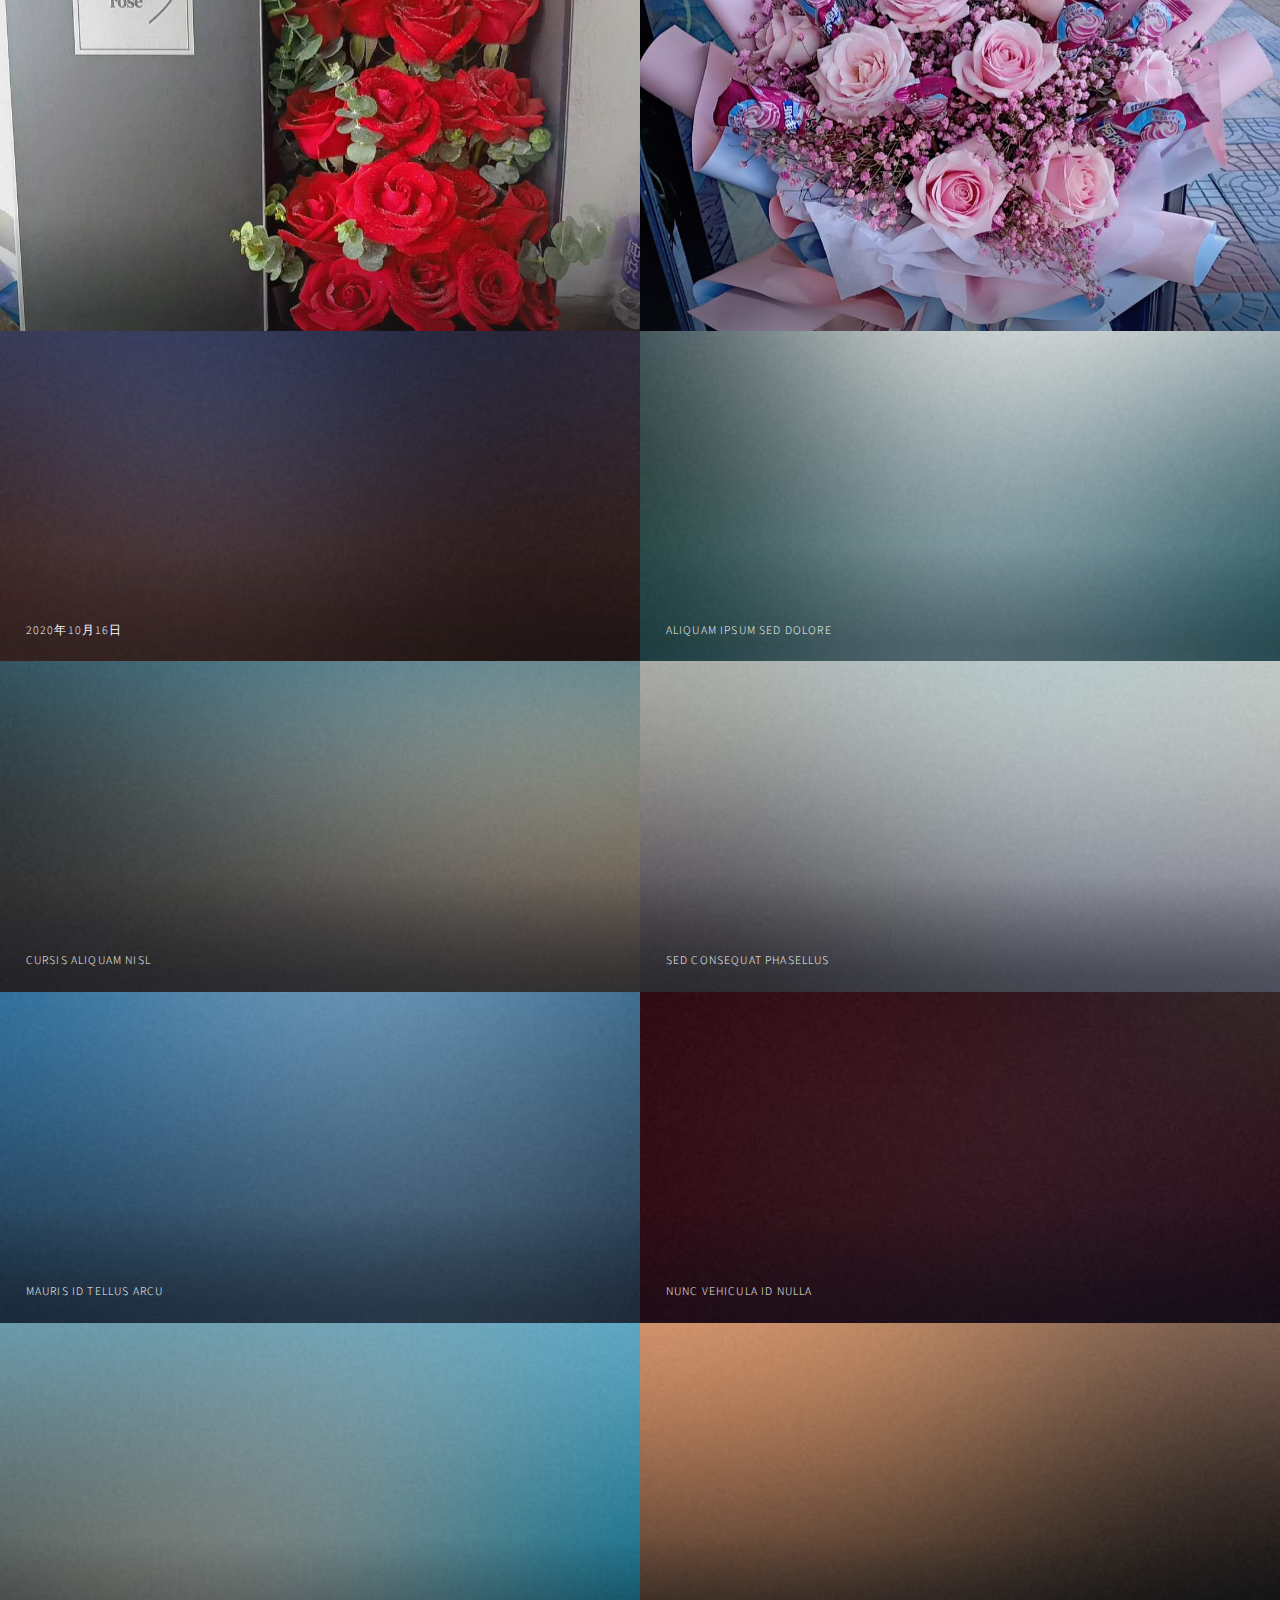
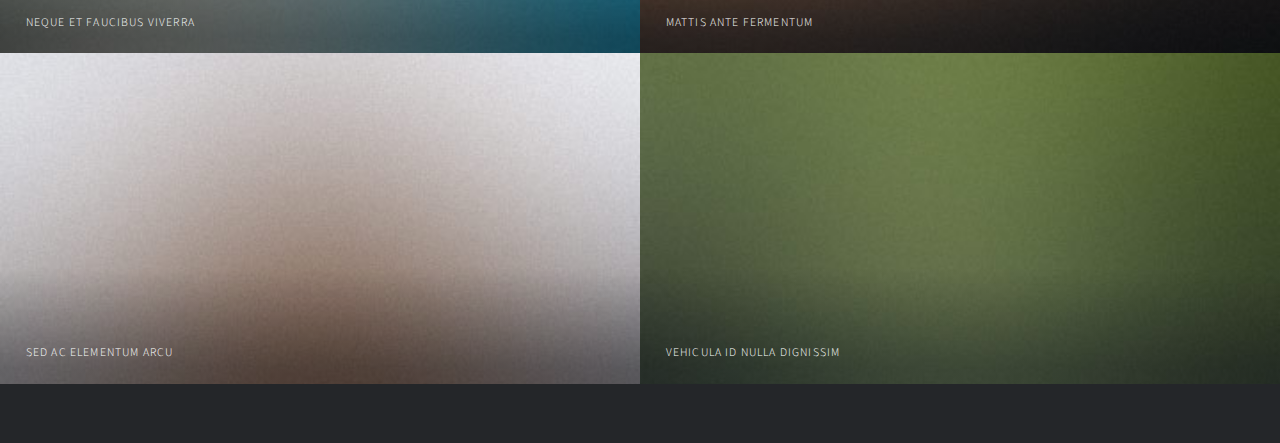
<file: index.html>
<!DOCTYPE HTML>
<!--
	Multiverse by HTML5 UP
	html5up.net | @ajlkn
	Free for personal and commercial use under the CCA 3.0 license (html5up.net/license)
-->
<html>
	<head>
		<title>My Heart</title>
		<meta charset="utf-8" />
		<meta name="viewport" content="width=device-width, initial-scale=1, user-scalable=no" />
		<link rel="stylesheet" href="assets/css/main.css" />
		<noscript><link rel="stylesheet" href="assets/css/noscript.css" /></noscript>
	</head>
	<body class="is-preload">

		<!-- Wrapper -->
			<div id="wrapper">

				<!-- Header -->
					<!-- <header id="header">
						<h1><a href="index.html"><strong>Multiverse</strong> by HTML5 UP</a></h1>
						<nav>
							<ul>
								<li><a href="#footer" class="icon solid fa-info-circle">About</a></li>
							</ul>
						</nav>
					</header> -->

				<!-- Main -->
					<div id="main">
						<article class="thumb">
							<a href="images/fulls/20201009 19朵玫瑰.jpg" class="image"><img src="images/thumbs/2020100919朵玫瑰.jpg" alt="" /></a>
							<!-- <h2>2020年10月09日</h2> -->
              <p>就像太阳在落山前的河口上，有无数闪亮的光芒</p>
              <p>You was like just before the sun goes down on the bayou there was amillion sparkles on the rever</p>
						</article>
						<article class="thumb">
							<a href="images/fulls/20201016 11朵满天星.jpg" class="image"><img src="images/thumbs/2020101611朵满天星.jpg" alt="" /></a>
              <!-- <h2>2020年10月16日</h2> -->
              <p>the sun, the moon, and you</p>
							<p>I love three things in the world ，the sun， the moon ，and you , sun for the morning ,moon for the night ,and you ,forever</p>
						</article>
						<article class="thumb">
							<a href="images/fulls/03.jpg" class="image"><img src="images/thumbs/03.jpg" alt="" /></a>
              <h2>2020年10月16日</h2>
              <p></p>
							<p>Nunc blandit nisi ligula magna sodales lectus elementum non. Integer id venenatis velit.</p>
						</article>
						<article class="thumb">
							<a href="images/fulls/04.jpg" class="image"><img src="images/thumbs/04.jpg" alt="" /></a>
							<h2>Aliquam ipsum sed dolore</h2>
							<p>Nunc blandit nisi ligula magna sodales lectus elementum non. Integer id venenatis velit.</p>
						</article>
						<article class="thumb">
							<a href="images/fulls/05.jpg" class="image"><img src="images/thumbs/05.jpg" alt="" /></a>
							<h2>Cursis aliquam nisl</h2>
							<p>Nunc blandit nisi ligula magna sodales lectus elementum non. Integer id venenatis velit.</p>
						</article>
						<article class="thumb">
							<a href="images/fulls/06.jpg" class="image"><img src="images/thumbs/06.jpg" alt="" /></a>
							<h2>Sed consequat phasellus</h2>
							<p>Nunc blandit nisi ligula magna sodales lectus elementum non. Integer id venenatis velit.</p>
						</article>
						<article class="thumb">
							<a href="images/fulls/07.jpg" class="image"><img src="images/thumbs/07.jpg" alt="" /></a>
							<h2>Mauris id tellus arcu</h2>
							<p>Nunc blandit nisi ligula magna sodales lectus elementum non. Integer id venenatis velit.</p>
						</article>
						<article class="thumb">
							<a href="images/fulls/08.jpg" class="image"><img src="images/thumbs/08.jpg" alt="" /></a>
							<h2>Nunc vehicula id nulla</h2>
							<p>Nunc blandit nisi ligula magna sodales lectus elementum non. Integer id venenatis velit.</p>
						</article>
						<article class="thumb">
							<a href="images/fulls/09.jpg" class="image"><img src="images/thumbs/09.jpg" alt="" /></a>
							<h2>Neque et faucibus viverra</h2>
							<p>Nunc blandit nisi ligula magna sodales lectus elementum non. Integer id venenatis velit.</p>
						</article>
						<article class="thumb">
							<a href="images/fulls/10.jpg" class="image"><img src="images/thumbs/10.jpg" alt="" /></a>
							<h2>Mattis ante fermentum</h2>
							<p>Nunc blandit nisi ligula magna sodales lectus elementum non. Integer id venenatis velit.</p>
						</article>
						<article class="thumb">
							<a href="images/fulls/11.jpg" class="image"><img src="images/thumbs/11.jpg" alt="" /></a>
							<h2>Sed ac elementum arcu</h2>
							<p>Nunc blandit nisi ligula magna sodales lectus elementum non. Integer id venenatis velit.</p>
						</article>
						<article class="thumb">
							<a href="images/fulls/12.jpg" class="image"><img src="images/thumbs/12.jpg" alt="" /></a>
							<h2>Vehicula id nulla dignissim</h2>
							<p>Nunc blandit nisi ligula magna sodales lectus elementum non. Integer id venenatis velit.</p>
						</article>
					</div>

				<!-- Footer -->

			</div>

		<!-- Scripts -->
			<script src="assets/js/jquery.min.js"></script>
			<script src="assets/js/jquery.poptrox.min.js"></script>
			<script src="assets/js/browser.min.js"></script>
			<script src="assets/js/breakpoints.min.js"></script>
			<script src="assets/js/util.js"></script>
			<script src="assets/js/main.js"></script>

	</body>
</html>
</file>
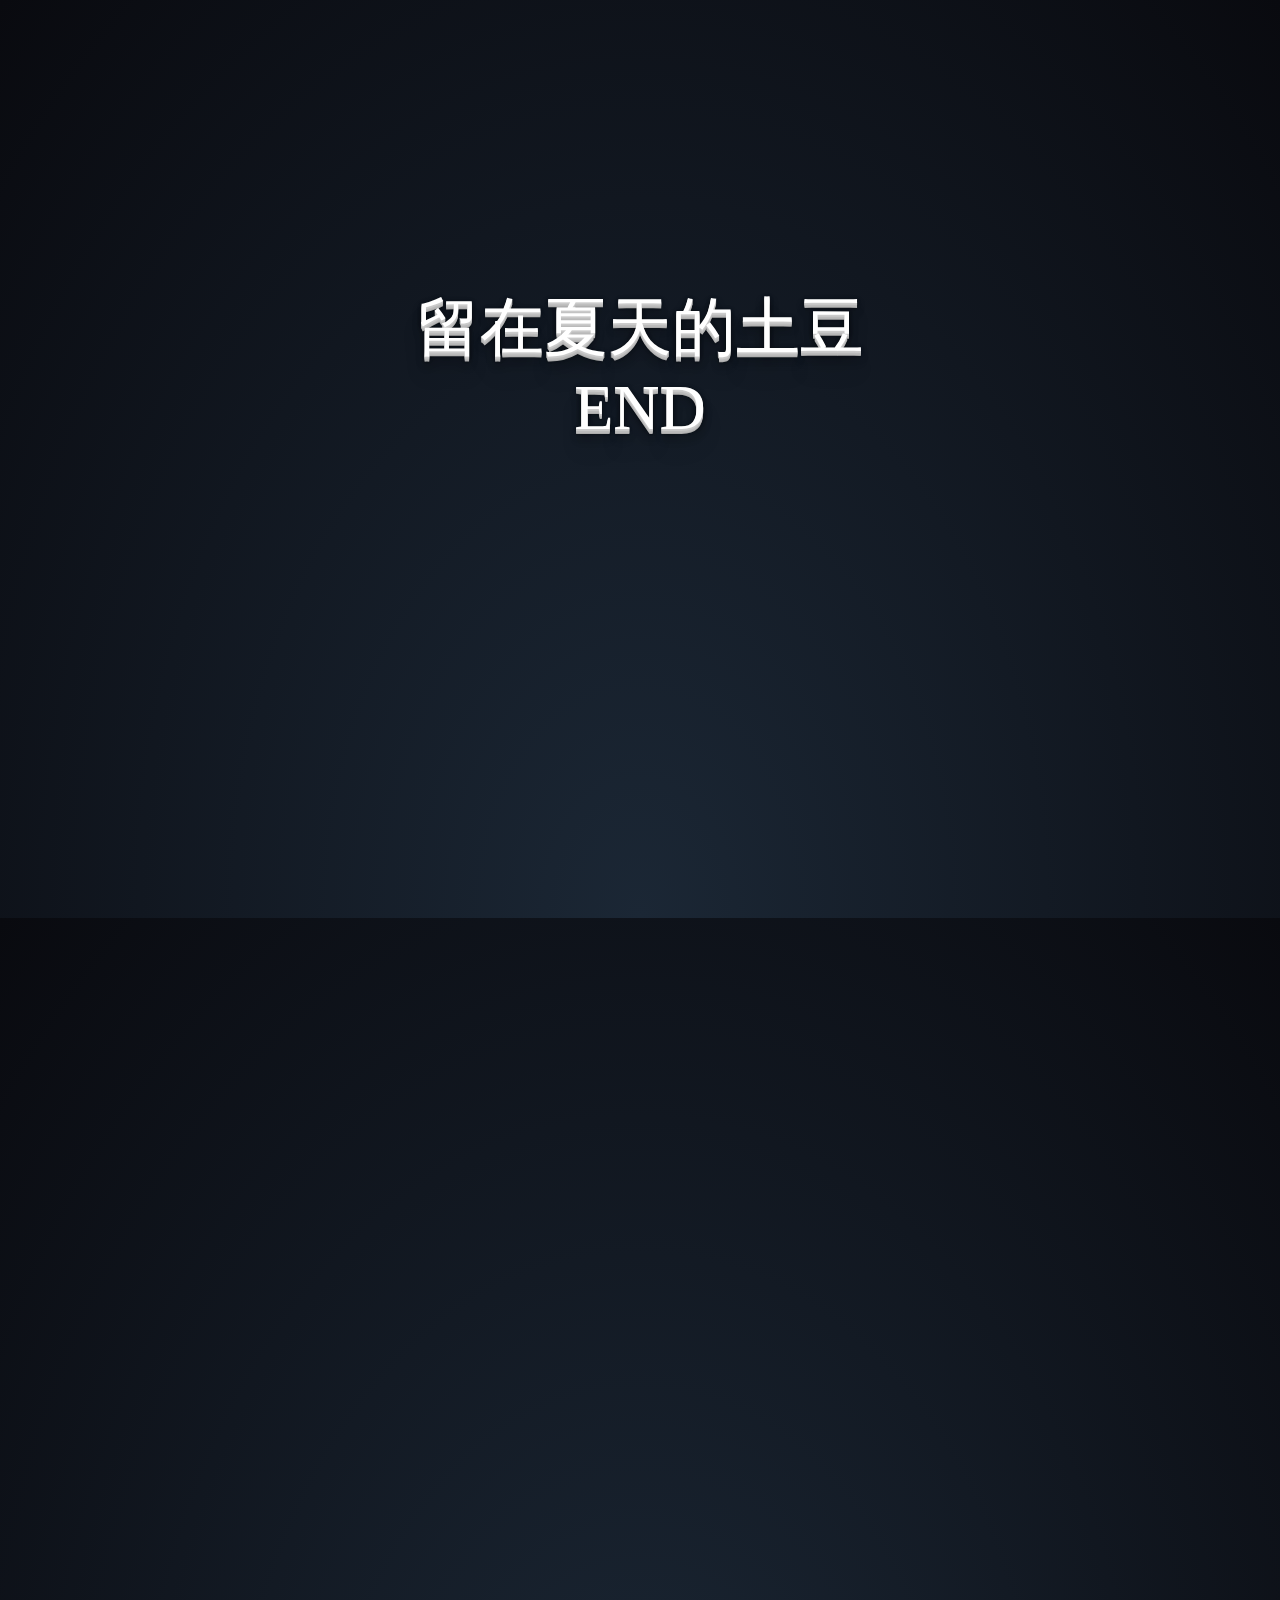
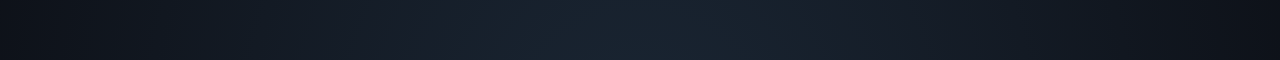
<file: game/index.html>
<!DOCTYPE html>
<html lang="en" >
<head>
<meta charset="UTF-8">
<title>再见，留在夏天的土豆</title>

<link rel="stylesheet" href="../stylerain.css">
<script>
  var _hmt = _hmt || [];
  (function() {
    var hm = document.createElement("script");
    hm.src = "https://hm.baidu.com/hm.js?9a6888af98e02b41a7ed84687a2a46d9";
    var s = document.getElementsByTagName("script")[0]; 
    s.parentNode.insertBefore(hm, s);
  })();
  </script>
  
</head>
<body>

<div style="text-align:center;clear:both;">
<script src="/gg_bd_ad_720x90.js" type="text/javascript"></script>
<script src="/follow.js" type="text/javascript"></script>
<div style="padding-top:10px;text-align:center;color: #fff;
font: 4em Brush Script MT;
text-shadow: 0 1px 0 #ccc,
0 2px 0 #c9c9c9,
0 3px 0 #bbb,
0 4px 0 #b9b9b9,
0 5px 0 #aaa,
0 6px 1px rgba(0,0,0,.1),
0 0 5px rgba(0,0,0,.1),
0 1px 3px rgba(0,0,0,.3),
0 3px 5px rgba(0,0,0,.2),
0 5px 10px rgba(0,0,0,.25),
0 10px 10px rgba(0,0,0,.2),
0 20px 20px rgba(0,0,0,.15);">留在夏天的土豆<br>END</div>
</div>


<div class="night">
  <div class="shooting_star"></div>
  <div class="shooting_star"></div>
  <div class="shooting_star"></div>
  <div class="shooting_star"></div>
  <div class="shooting_star"></div>
  <div class="shooting_star"></div>
  <div class="shooting_star"></div>
  <div class="shooting_star"></div>
  <div class="shooting_star"></div>
  <div class="shooting_star"></div>
  <div class="shooting_star"></div>
  <div class="shooting_star"></div>
  <div class="shooting_star"></div>
  <div class="shooting_star"></div>
  <div class="shooting_star"></div>
  <div class="shooting_star"></div>
  <div class="shooting_star"></div>
  <div class="shooting_star"></div>
  <div class="shooting_star"></div>
  <div class="shooting_star"></div>
</div>

</body>
</html>
</file>
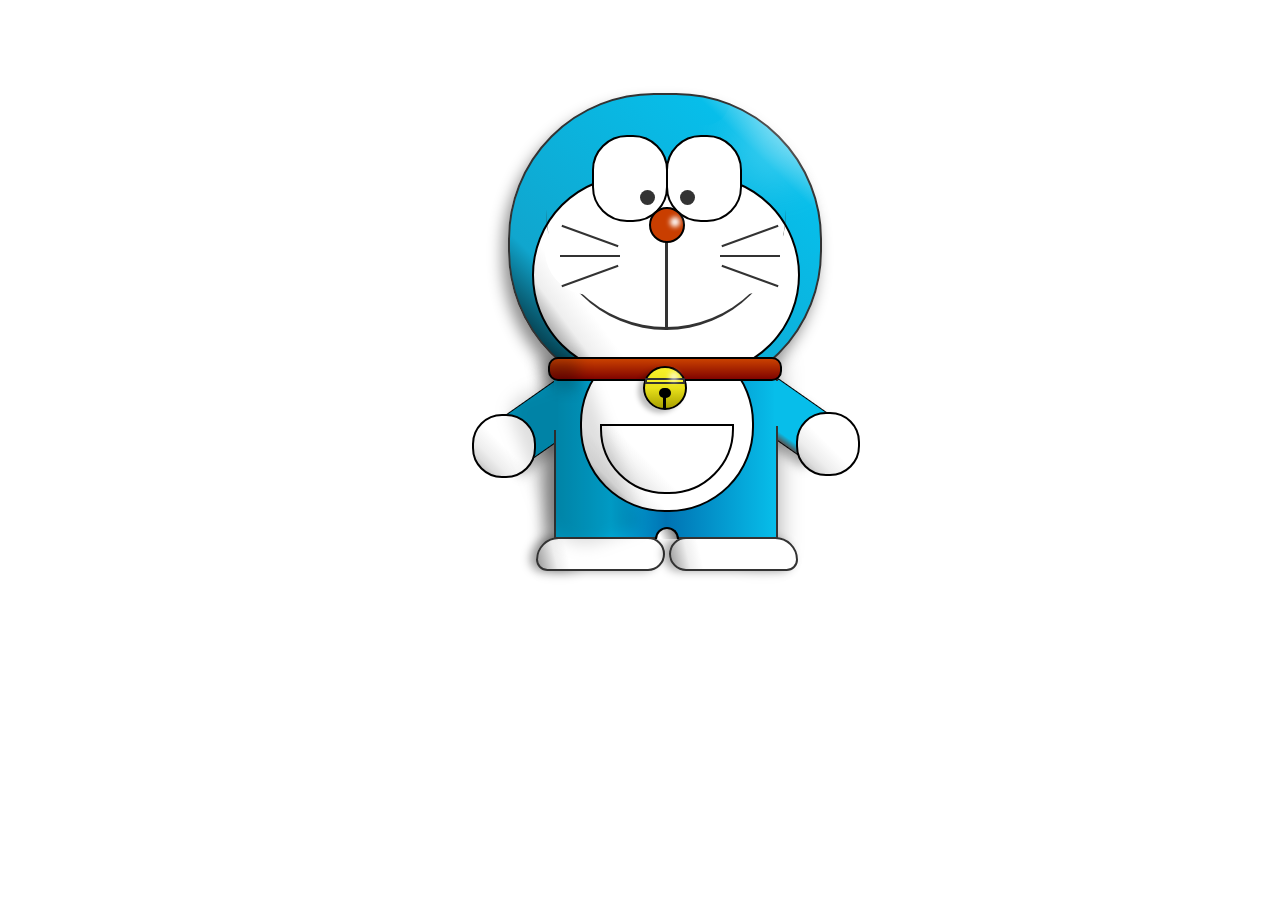
<file: Doraemon.html>
<!doctype html>
<html><head>
    <meta http-equiv="Content-Type" content="text/html; charset=UTF-8" />
    <title>CSS3-Demo</title>
    <link href="Doraemon.css" rel="stylesheet" type="text/css">
</head>
<body>

<div id="stage">
    <div id="doraemon">
        <div id="face">
            <div id="head_light"></div>
            <div id="eyes">
                <div class="eye eye_left"></div>
                <div class="black_eye black_left"></div>

                <div class="eye eye_right"></div>
                <div class="black_eye black_right"></div>
            </div>
            <div id="base">
                <div id="base_white"></div>
                <div id="nose">
                    <div id="nose_light"></div>
                </div>
                <div id="nose_line"></div>
                <div id="mouth"></div>
                <div id="mouth_rewrite"></div>
                <div id="firefox_mouth"></div>

                <div class="whiskers whi_right_top rotate160"></div>
                <div class="whiskers whi_right"></div>
                <div class="whiskers whi_right_bottom rotate20"></div>

                <div class="whiskers whi_left_top rotate20"></div>
                <div class="whiskers whi_left"></div>
                <div class="whiskers whi_left_bottom rotate160"></div>
            </div>
        </div>
        <div id="choker">
            <div id="belt"></div>
            <div id="bell">
                <div id="bell_line"></div>
                <div id="bell_circle"></div>
                <div id="bell_under"></div>
                <div id="bell_light"></div>
            </div>
        </div>
        <div id="body">
            <div id="doutai"></div>
            <div class="base_white2 doutai_center"></div>
            <div id="pocket">
                <div id="circle"></div>
                <div id="circle_rewrite"></div>
            </div>
        </div>
        <div id="hand_right">
            <div id="arm_right"></div>
            <div class="hand_circle hand_right"></div>
            <div class="arm_rewrite_right"></div>
        </div>
        <div id="hand_left">
            <div id="arm_left"></div>
            <div class="hand_circle hand_left"></div>
            <div class="arm_rewrite_left"></div>
        </div>
        <div id="foot">
            <div id="foot_left"></div>
            <div id="foot_right"></div>
            <div id="foot_rewrite"></div>
        </div>
        <div id="shadow_doutai_arm"></div>
        <div id="shadow_doutai_left"></div>
        <div id="shadow_doutai_right"></div>
        <div id="shadow_belt"></div>
    </div>
</div>
</body>
</html>
</file>
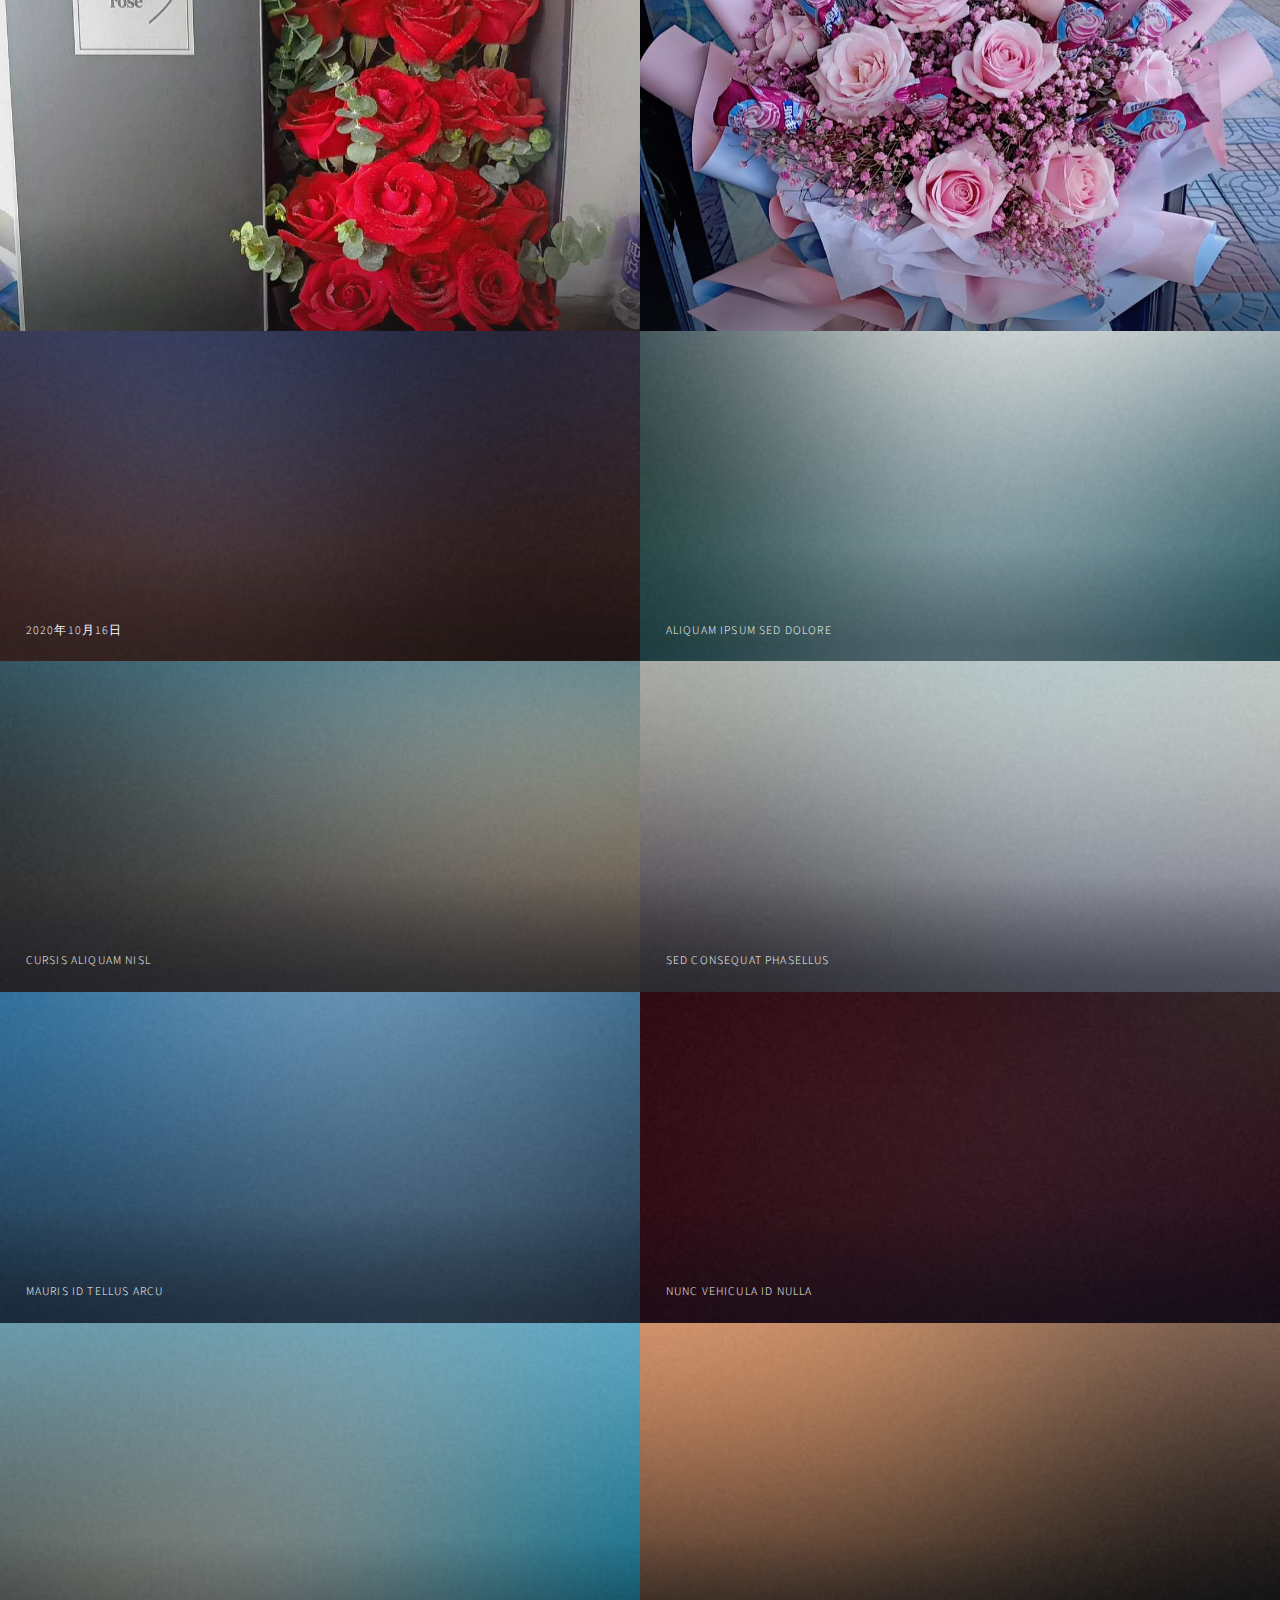
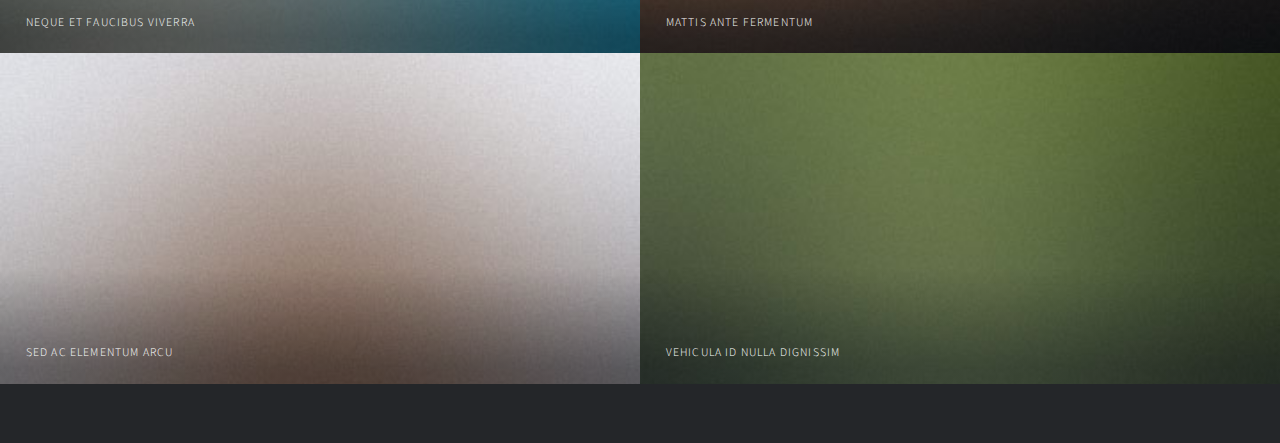
<file: index3.html>
<!DOCTYPE HTML>
<!--

	Multiverse by HTML5 UP
	html5up.net | @ajlkn
	Free for personal and commercial use under the CCA 3.0 license (html5up.net/license)
-->
<html>
	<head>
		<title>My Heart</title>
		<meta charset="utf-8" />
		<meta name="viewport" content="width=device-width, initial-scale=1, user-scalable=no" />
		<link rel="stylesheet" href="assets/css/main.css" />
		<noscript><link rel="stylesheet" href="assets/css/noscript.css" /></noscript>
	</head>
	<body class="is-preload">

		<!-- Wrapper -->
			<div id="wrapper">

				<!-- Header -->
					<!-- <header id="header">
						<h1><a href="index.html"><strong>Multiverse</strong> by HTML5 UP</a></h1>
						<nav>
							<ul>
								<li><a href="#footer" class="icon solid fa-info-circle">About</a></li>
							</ul>
						</nav>
					</header> -->

				<!-- Main -->
					<div id="main">
						<article class="thumb">
							<a href="images/fulls/20201009 19朵玫瑰.jpg" class="image"><img src="images/thumbs/2020100919朵玫瑰.jpg" alt="" /></a>
							<!-- <h2>2020年10月09日</h2> -->
              <p>就像太阳在落山前的河口上，有无数闪亮的光芒</p>
              <p>You was like just before the sun goes down on the bayou there was amillion sparkles on the rever</p>
						</article>
						<article class="thumb">
							<a href="images/fulls/20201016 11朵满天星.jpg" class="image"><img src="images/thumbs/2020101611朵满天星.jpg" alt="" /></a>
              <!-- <h2>2020年10月16日</h2> -->
              <p>the sun, the moon, and you</p>
							<p>I love three things in the world ，the sun， the moon ，and you , sun for the morning ,moon for the night ,and you ,forever</p>
						</article>
						<article class="thumb">
							<a href="images/fulls/03.jpg" class="image"><img src="images/thumbs/03.jpg" alt="" /></a>
              <h2>2020年10月16日</h2>
              <p></p>
							<p>Nunc blandit nisi ligula magna sodales lectus elementum non. Integer id venenatis velit.</p>
						</article>
						<article class="thumb">
							<a href="images/fulls/04.jpg" class="image"><img src="images/thumbs/04.jpg" alt="" /></a>
							<h2>Aliquam ipsum sed dolore</h2>
							<p>Nunc blandit nisi ligula magna sodales lectus elementum non. Integer id venenatis velit.</p>
						</article>
						<article class="thumb">
							<a href="images/fulls/05.jpg" class="image"><img src="images/thumbs/05.jpg" alt="" /></a>
							<h2>Cursis aliquam nisl</h2>
							<p>Nunc blandit nisi ligula magna sodales lectus elementum non. Integer id venenatis velit.</p>
						</article>
						<article class="thumb">
							<a href="images/fulls/06.jpg" class="image"><img src="images/thumbs/06.jpg" alt="" /></a>
							<h2>Sed consequat phasellus</h2>
							<p>Nunc blandit nisi ligula magna sodales lectus elementum non. Integer id venenatis velit.</p>
						</article>
						<article class="thumb">
							<a href="images/fulls/07.jpg" class="image"><img src="images/thumbs/07.jpg" alt="" /></a>
							<h2>Mauris id tellus arcu</h2>
							<p>Nunc blandit nisi ligula magna sodales lectus elementum non. Integer id venenatis velit.</p>
						</article>
						<article class="thumb">
							<a href="images/fulls/08.jpg" class="image"><img src="images/thumbs/08.jpg" alt="" /></a>
							<h2>Nunc vehicula id nulla</h2>
							<p>Nunc blandit nisi ligula magna sodales lectus elementum non. Integer id venenatis velit.</p>
						</article>
						<article class="thumb">
							<a href="images/fulls/09.jpg" class="image"><img src="images/thumbs/09.jpg" alt="" /></a>
							<h2>Neque et faucibus viverra</h2>
							<p>Nunc blandit nisi ligula magna sodales lectus elementum non. Integer id venenatis velit.</p>
						</article>
						<article class="thumb">
							<a href="images/fulls/10.jpg" class="image"><img src="images/thumbs/10.jpg" alt="" /></a>
							<h2>Mattis ante fermentum</h2>
							<p>Nunc blandit nisi ligula magna sodales lectus elementum non. Integer id venenatis velit.</p>
						</article>
						<article class="thumb">
							<a href="images/fulls/11.jpg" class="image"><img src="images/thumbs/11.jpg" alt="" /></a>
							<h2>Sed ac elementum arcu</h2>
							<p>Nunc blandit nisi ligula magna sodales lectus elementum non. Integer id venenatis velit.</p>
						</article>
						<article class="thumb">
							<a href="images/fulls/12.jpg" class="image"><img src="images/thumbs/12.jpg" alt="" /></a>
							<h2>Vehicula id nulla dignissim</h2>
							<p>Nunc blandit nisi ligula magna sodales lectus elementum non. Integer id venenatis velit.</p>
						</article>
					</div>

				<!-- Footer -->

			</div>

		<!-- Scripts -->
			<script src="assets/js/jquery.min.js"></script>
			<script src="assets/js/jquery.poptrox.min.js"></script>
			<script src="assets/js/browser.min.js"></script>
			<script src="assets/js/breakpoints.min.js"></script>
			<script src="assets/js/util.js"></script>
			<script src="assets/js/main.js"></script>

	</body>
</html>
</file>
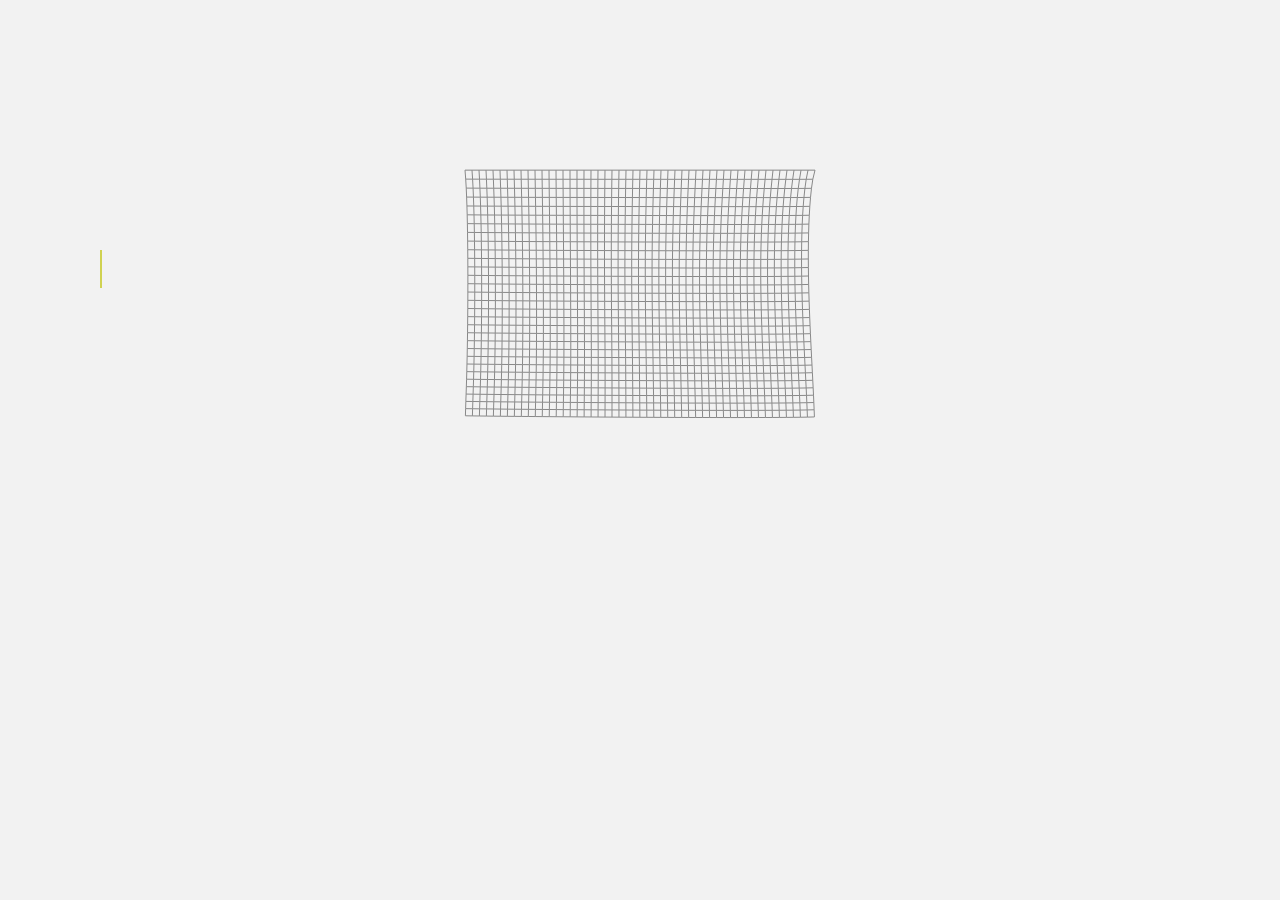
<file: tearCloth.html>
<!DOCTYPE html>
<html lang="en">
<head>
    <meta charset="UTF-8">
    <title>Tear the cloth</title>
    <style type="text/css">
        * {
            margin: 0;
            overflow: hidden;
            -webkit-user-select: none;
            -moz-user-select: none;
            -ms-user-select: none;
            -o-user-select: none;
            user-select: none;
        }
        body {
            background: #F2F2F2;
        }
        #c {
            display: block;
            margin: 150px auto 0;
        }
        #info {
            position: absolute;
            left: 100px;
            top: 250px;
            width: auto;
            max-width: 420px;
            height: auto;
            background: #f2f2f2;
            border:1px solid #d0d251;
        }
        p {
            font-family: Arial, sans-serif;
            color: #666;
            text-align: justify;
            font-size: 16px;
            margin: 10px 16px;
        }

    </style>
</head>
<body>
<div id="info">

<!-- <br>- Tear the cloth with your mouse.
<br>
<br>- Right click and drag to cut the cloth -->
<br>
<br>
</div>
<canvas id="c"></canvas>
<script type="application/javascript">
    // settings
    var physics_accuracy  = 3,
            mouse_influence   = 20,
            mouse_cut         = 5,
            gravity           = 1200,
            cloth_height      = 30,
            cloth_width       = 50,
            start_y           = 20,
            spacing           = 7,
            tear_distance     = 60;


    window.requestAnimFrame =
            window.requestAnimationFrame ||
            window.webkitRequestAnimationFrame ||
            window.mozRequestAnimationFrame ||
            window.oRequestAnimationFrame ||
            window.msRequestAnimationFrame ||
            function (callback) {
                window.setTimeout(callback, 1000 / 60);
            };

    var canvas,
            ctx,
            cloth,
            boundsx,
            boundsy,
            mouse = {
                down: false,
                button: 1,
                x: 0,
                y: 0,
                px: 0,
                py: 0
            };

    var Point = function (x, y) {

        this.x      = x;
        this.y      = y;
        this.px     = x;
        this.py     = y;
        this.vx     = 0;
        this.vy     = 0;
        this.pin_x  = null;
        this.pin_y  = null;

        this.constraints = [];
    };

    Point.prototype.update = function (delta) {

        if (mouse.down) {

            var diff_x = this.x - mouse.x,
                    diff_y = this.y - mouse.y,
                    dist = Math.sqrt(diff_x * diff_x + diff_y * diff_y);

            if (mouse.button == 1) {

                if (dist < mouse_influence) {
                    this.px = this.x - (mouse.x - mouse.px) * 1.8;
                    this.py = this.y - (mouse.y - mouse.py) * 1.8;
                }

            } else if (dist < mouse_cut) this.constraints = [];
        }

        this.add_force(0, gravity);

        delta *= delta;
        nx = this.x + ((this.x - this.px) * .99) + ((this.vx / 2) * delta);
        ny = this.y + ((this.y - this.py) * .99) + ((this.vy / 2) * delta);

        this.px = this.x;
        this.py = this.y;

        this.x = nx;
        this.y = ny;

        this.vy = this.vx = 0
    };

    Point.prototype.draw = function () {

        if (!this.constraints.length) return;

        var i = this.constraints.length;
        while (i--) this.constraints[i].draw();
    };

    Point.prototype.resolve_constraints = function () {

        if (this.pin_x != null && this.pin_y != null) {

            this.x = this.pin_x;
            this.y = this.pin_y;
            return;
        }

        var i = this.constraints.length;
        while (i--) this.constraints[i].resolve();

        this.x > boundsx ? this.x = 2 * boundsx - this.x : 1 > this.x && (this.x = 2 - this.x);
        this.y < 1 ? this.y = 2 - this.y : this.y > boundsy && (this.y = 2 * boundsy - this.y);
    };

    Point.prototype.attach = function (point) {

        this.constraints.push(
                new Constraint(this, point)
        );
    };

    Point.prototype.remove_constraint = function (constraint) {

        this.constraints.splice(this.constraints.indexOf(constraint), 1);
    };

    Point.prototype.add_force = function (x, y) {

        this.vx += x;
        this.vy += y;
    };

    Point.prototype.pin = function (pinx, piny) {
        this.pin_x = pinx;
        this.pin_y = piny;
    };

    var Constraint = function (p1, p2) {

        this.p1     = p1;
        this.p2     = p2;
        this.length = spacing;
    };

    Constraint.prototype.resolve = function () {

        var diff_x  = this.p1.x - this.p2.x,
                diff_y  = this.p1.y - this.p2.y,
                dist    = Math.sqrt(diff_x * diff_x + diff_y * diff_y),
                diff    = (this.length - dist) / dist;

        if (dist > tear_distance) this.p1.remove_constraint(this);

        var px = diff_x * diff * 0.5;
        var py = diff_y * diff * 0.5;

        this.p1.x += px;
        this.p1.y += py;
        this.p2.x -= px;
        this.p2.y -= py;
    };

    Constraint.prototype.draw = function () {

        ctx.moveTo(this.p1.x, this.p1.y);
        ctx.lineTo(this.p2.x, this.p2.y);
    };

    var Cloth = function () {

        this.points = [];

        var start_x = canvas.width / 2 - cloth_width * spacing / 2;

        for (var y = 0; y <= cloth_height; y++) {

            for (var x = 0; x <= cloth_width; x++) {

                var p = new Point(start_x + x * spacing, start_y + y * spacing);

                x != 0 && p.attach(this.points[this.points.length - 1]);
                y == 0 && p.pin(p.x, p.y);
                y != 0 && p.attach(this.points[x + (y - 1) * (cloth_width + 1)])

                this.points.push(p);
            }
        }
    };

    Cloth.prototype.update = function () {

        var i = physics_accuracy;

        while (i--) {
            var p = this.points.length;
            while (p--) this.points[p].resolve_constraints();
        }

        i = this.points.length;
        while (i--) this.points[i].update(.016);
    };

    Cloth.prototype.draw = function () {

        ctx.beginPath();

        var i = cloth.points.length;
        while (i--) cloth.points[i].draw();

        ctx.stroke();
    };

    function update() {

        ctx.clearRect(0, 0, canvas.width, canvas.height);

        cloth.update();
        cloth.draw();

        requestAnimFrame(update);
    }

    function start() {

        canvas.onmousedown = function (e) {
            mouse.button  = e.which;
            mouse.px      = mouse.x;
            mouse.py      = mouse.y;
            var rect      = canvas.getBoundingClientRect();
            mouse.x       = e.clientX - rect.left,
                    mouse.y       = e.clientY - rect.top,
                    mouse.down    = true;
            e.preventDefault();
        };

        canvas.onmouseup = function (e) {
            mouse.down = false;
            e.preventDefault();
        };

        canvas.onmousemove = function (e) {
            mouse.px  = mouse.x;
            mouse.py  = mouse.y;
            var rect  = canvas.getBoundingClientRect();
            mouse.x   = e.clientX - rect.left,
                    mouse.y   = e.clientY - rect.top,
                    e.preventDefault();
        };

        canvas.oncontextmenu = function (e) {
            e.preventDefault();
        };

        boundsx = canvas.width - 1;
        boundsy = canvas.height - 1;

        ctx.strokeStyle = '#888';

        cloth = new Cloth();

        update();
    }

    window.onload = function () {

        canvas  = document.getElementById('c');
        ctx     = canvas.getContext('2d');

        canvas.width  = 560;
        canvas.height = 350;

        start();
    };
</script>
</body>
</html>
</file>
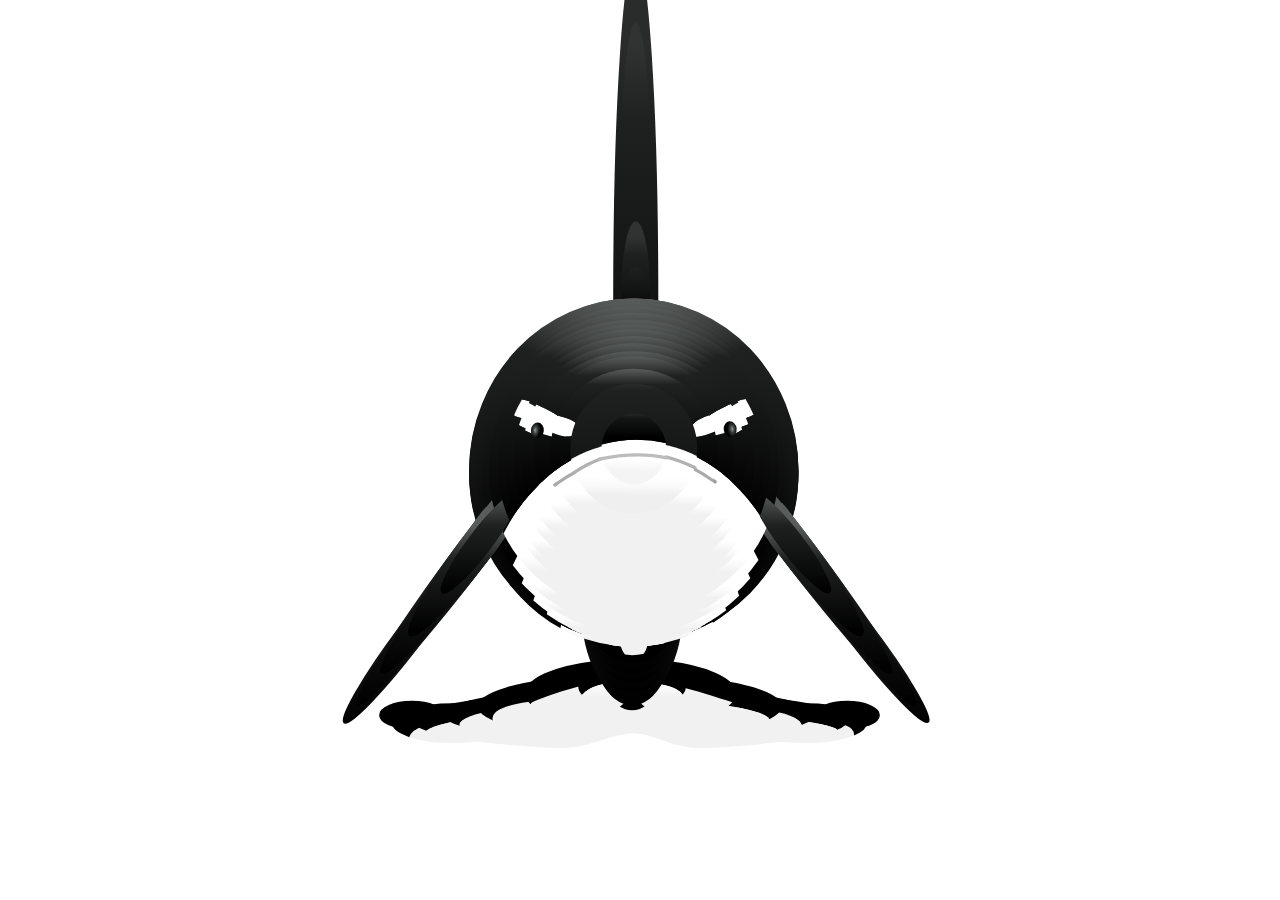
<file: whale.html>
<!DOCTYPE html>
<html lang="en">
<head>
    <meta charset="UTF-8">
    <title>whale</title>
    <style>
        html, body {
            height: 100%;
            width: 100%;
            margin: 0;
        }
        #whale {height: 99.5%; width: 100%;}
    </style>
</head>
<body>
<div id="whale"></div>
<script src="whale.js"></script>
</body>
</html>
</file>
<file: assets/css/noscript.css>
/*
	Multiverse by HTML5 UP
	html5up.net | @ajlkn
	Free for personal and commercial use under the CCA 3.0 license (html5up.net/license)
*/

/* Wrapper */

	body.is-preload #wrapper:before {
		display: none;
	}

/* Main */

	body.is-preload #main .thumb {
		pointer-events: auto;
		opacity: 1;
	}

/* Header */

	body.is-preload #header {
		-moz-transform: none;
		-webkit-transform: none;
		-ms-transform: none;
		transform: none;
	}
</file>
<file: stylerain.css>
body {
  background: radial-gradient(ellipse at bottom, #1b2735 0%, #090a0f 100%);
  height: 100vh;
  overflow: hidden;
  font-family: 'Anton', sans-serif;
  justify-content: center;
  align-items: center;
}

.night {
  position: relative;
  width: 100%;
  height: 100%;
  -webkit-transform: rotateZ(45deg);
          transform: rotateZ(45deg);
  -webkit-animation: sky 200000ms linear infinite;
          animation: sky 200000ms linear infinite;
}

.shooting_star {
  position: absolute;
  left: 50%;
  top: 50%;
  height: 2px;
  background: linear-gradient(-45deg, #5f91ff, rgba(0, 0, 255, 0));
  border-radius: 999px;
  -webkit-filter: drop-shadow(0 0 6px #699bff);
          filter: drop-shadow(0 0 6px #699bff);
  -webkit-animation: tail 3000ms ease-in-out infinite, shooting 3000ms ease-in-out infinite;
          animation: tail 3000ms ease-in-out infinite, shooting 3000ms ease-in-out infinite;
}
.shooting_star::before, .shooting_star::after {
  content: '';
  position: absolute;
  top: calc(50% - 1px);
  right: 0;
  height: 2px;
  background: linear-gradient(-45deg, rgba(0, 0, 255, 0), #5f91ff, rgba(0, 0, 255, 0));
  -webkit-transform: translateX(50%) rotateZ(45deg);
          transform: translateX(50%) rotateZ(45deg);
  border-radius: 100%;
  -webkit-animation: shining 3000ms ease-in-out infinite;
          animation: shining 3000ms ease-in-out infinite;
}
.shooting_star::after {
  -webkit-transform: translateX(50%) rotateZ(-45deg);
          transform: translateX(50%) rotateZ(-45deg);
}
.shooting_star:nth-child(1) {
  top: calc(50% - 185px);
  left: calc(50% - 150px);
  -webkit-animation-delay: 8971ms;
          animation-delay: 8971ms;
}
.shooting_star:nth-child(1)::before, .shooting_star:nth-child(1)::after, .shooting_star:nth-child(1)::after {
  -webkit-animation-delay: 8971ms;
          animation-delay: 8971ms;
}
.shooting_star:nth-child(2) {
  top: calc(50% - 50px);
  left: calc(50% - 179px);
  -webkit-animation-delay: 9256ms;
          animation-delay: 9256ms;
}
.shooting_star:nth-child(2)::before, .shooting_star:nth-child(2)::after, .shooting_star:nth-child(2)::after {
  -webkit-animation-delay: 9256ms;
          animation-delay: 9256ms;
}
.shooting_star:nth-child(3) {
  top: calc(50% - -146px);
  left: calc(50% - 135px);
  -webkit-animation-delay: 8700ms;
          animation-delay: 8700ms;
}
.shooting_star:nth-child(3)::before, .shooting_star:nth-child(3)::after, .shooting_star:nth-child(3)::after {
  -webkit-animation-delay: 8700ms;
          animation-delay: 8700ms;
}
.shooting_star:nth-child(4) {
  top: calc(50% - -77px);
  left: calc(50% - 157px);
  -webkit-animation-delay: 3147ms;
          animation-delay: 3147ms;
}
.shooting_star:nth-child(4)::before, .shooting_star:nth-child(4)::after, .shooting_star:nth-child(4)::after {
  -webkit-animation-delay: 3147ms;
          animation-delay: 3147ms;
}
.shooting_star:nth-child(5) {
  top: calc(50% - -183px);
  left: calc(50% - 8px);
  -webkit-animation-delay: 6588ms;
          animation-delay: 6588ms;
}
.shooting_star:nth-child(5)::before, .shooting_star:nth-child(5)::after, .shooting_star:nth-child(5)::after {
  -webkit-animation-delay: 6588ms;
          animation-delay: 6588ms;
}
.shooting_star:nth-child(6) {
  top: calc(50% - -29px);
  left: calc(50% - 195px);
  -webkit-animation-delay: 8009ms;
          animation-delay: 8009ms;
}
.shooting_star:nth-child(6)::before, .shooting_star:nth-child(6)::after, .shooting_star:nth-child(6)::after {
  -webkit-animation-delay: 8009ms;
          animation-delay: 8009ms;
}
.shooting_star:nth-child(7) {
  top: calc(50% - 95px);
  left: calc(50% - 69px);
  -webkit-animation-delay: 5420ms;
          animation-delay: 5420ms;
}
.shooting_star:nth-child(7)::before, .shooting_star:nth-child(7)::after, .shooting_star:nth-child(7)::after {
  -webkit-animation-delay: 5420ms;
          animation-delay: 5420ms;
}
.shooting_star:nth-child(8) {
  top: calc(50% - -59px);
  left: calc(50% - 70px);
  -webkit-animation-delay: 9378ms;
          animation-delay: 9378ms;
}
.shooting_star:nth-child(8)::before, .shooting_star:nth-child(8)::after, .shooting_star:nth-child(8)::after {
  -webkit-animation-delay: 9378ms;
          animation-delay: 9378ms;
}
.shooting_star:nth-child(9) {
  top: calc(50% - 76px);
  left: calc(50% - 238px);
  -webkit-animation-delay: 2845ms;
          animation-delay: 2845ms;
}
.shooting_star:nth-child(9)::before, .shooting_star:nth-child(9)::after, .shooting_star:nth-child(9)::after {
  -webkit-animation-delay: 2845ms;
          animation-delay: 2845ms;
}
.shooting_star:nth-child(10) {
  top: calc(50% - 83px);
  left: calc(50% - 6px);
  -webkit-animation-delay: 5205ms;
          animation-delay: 5205ms;
}
.shooting_star:nth-child(10)::before, .shooting_star:nth-child(10)::after, .shooting_star:nth-child(10)::after {
  -webkit-animation-delay: 5205ms;
          animation-delay: 5205ms;
}
.shooting_star:nth-child(11) {
  top: calc(50% - -137px);
  left: calc(50% - 267px);
  -webkit-animation-delay: 808ms;
          animation-delay: 808ms;
}
.shooting_star:nth-child(11)::before, .shooting_star:nth-child(11)::after, .shooting_star:nth-child(11)::after {
  -webkit-animation-delay: 808ms;
          animation-delay: 808ms;
}
.shooting_star:nth-child(12) {
  top: calc(50% - 12px);
  left: calc(50% - 8px);
  -webkit-animation-delay: 2406ms;
          animation-delay: 2406ms;
}
.shooting_star:nth-child(12)::before, .shooting_star:nth-child(12)::after, .shooting_star:nth-child(12)::after {
  -webkit-animation-delay: 2406ms;
          animation-delay: 2406ms;
}
.shooting_star:nth-child(13) {
  top: calc(50% - 148px);
  left: calc(50% - 47px);
  -webkit-animation-delay: 7566ms;
          animation-delay: 7566ms;
}
.shooting_star:nth-child(13)::before, .shooting_star:nth-child(13)::after, .shooting_star:nth-child(13)::after {
  -webkit-animation-delay: 7566ms;
          animation-delay: 7566ms;
}
.shooting_star:nth-child(14) {
  top: calc(50% - -28px);
  left: calc(50% - 75px);
  -webkit-animation-delay: 7634ms;
          animation-delay: 7634ms;
}
.shooting_star:nth-child(14)::before, .shooting_star:nth-child(14)::after, .shooting_star:nth-child(14)::after {
  -webkit-animation-delay: 7634ms;
          animation-delay: 7634ms;
}
.shooting_star:nth-child(15) {
  top: calc(50% - -37px);
  left: calc(50% - 203px);
  -webkit-animation-delay: 7743ms;
          animation-delay: 7743ms;
}
.shooting_star:nth-child(15)::before, .shooting_star:nth-child(15)::after, .shooting_star:nth-child(15)::after {
  -webkit-animation-delay: 7743ms;
          animation-delay: 7743ms;
}
.shooting_star:nth-child(16) {
  top: calc(50% - 41px);
  left: calc(50% - 256px);
  -webkit-animation-delay: 2888ms;
          animation-delay: 2888ms;
}
.shooting_star:nth-child(16)::before, .shooting_star:nth-child(16)::after, .shooting_star:nth-child(16)::after {
  -webkit-animation-delay: 2888ms;
          animation-delay: 2888ms;
}
.shooting_star:nth-child(17) {
  top: calc(50% - -35px);
  left: calc(50% - 121px);
  -webkit-animation-delay: 5864ms;
          animation-delay: 5864ms;
}
.shooting_star:nth-child(17)::before, .shooting_star:nth-child(17)::after, .shooting_star:nth-child(17)::after {
  -webkit-animation-delay: 5864ms;
          animation-delay: 5864ms;
}
.shooting_star:nth-child(18) {
  top: calc(50% - 73px);
  left: calc(50% - 225px);
  -webkit-animation-delay: 7883ms;
          animation-delay: 7883ms;
}
.shooting_star:nth-child(18)::before, .shooting_star:nth-child(18)::after, .shooting_star:nth-child(18)::after {
  -webkit-animation-delay: 7883ms;
          animation-delay: 7883ms;
}
.shooting_star:nth-child(19) {
  top: calc(50% - -69px);
  left: calc(50% - 47px);
  -webkit-animation-delay: 3339ms;
          animation-delay: 3339ms;
}
.shooting_star:nth-child(19)::before, .shooting_star:nth-child(19)::after, .shooting_star:nth-child(19)::after {
  -webkit-animation-delay: 3339ms;
          animation-delay: 3339ms;
}
.shooting_star:nth-child(20) {
  top: calc(50% - 162px);
  left: calc(50% - 129px);
  -webkit-animation-delay: 7963ms;
          animation-delay: 7963ms;
}
.shooting_star:nth-child(20)::before, .shooting_star:nth-child(20)::after, .shooting_star:nth-child(20)::after {
  -webkit-animation-delay: 7963ms;
          animation-delay: 7963ms;
}

@-webkit-keyframes tail {
  0% {
    width: 0;
  }
  30% {
    width: 100px;
  }
  100% {
    width: 0;
  }
}

@keyframes tail {
  0% {
    width: 0;
  }
  30% {
    width: 100px;
  }
  100% {
    width: 0;
  }
}
@-webkit-keyframes shining {
  0% {
    width: 0;
  }
  50% {
    width: 30px;
  }
  100% {
    width: 0;
  }
}
@keyframes shining {
  0% {
    width: 0;
  }
  50% {
    width: 30px;
  }
  100% {
    width: 0;
  }
}
@-webkit-keyframes shooting {
  0% {
    -webkit-transform: translateX(0);
            transform: translateX(0);
  }
  100% {
    -webkit-transform: translateX(300px);
            transform: translateX(300px);
  }
}
@keyframes shooting {
  0% {
    -webkit-transform: translateX(0);
            transform: translateX(0);
  }
  100% {
    -webkit-transform: translateX(300px);
            transform: translateX(300px);
  }
}
@-webkit-keyframes sky {
  0% {
    -webkit-transform: rotate(45deg);
            transform: rotate(45deg);
  }
  100% {
    -webkit-transform: rotate(405deg);
            transform: rotate(405deg);
  }
}
@keyframes sky {
  0% {
    -webkit-transform: rotate(45deg);
            transform: rotate(45deg);
  }
  100% {
    -webkit-transform: rotate(405deg);
            transform: rotate(405deg);
  }
}
</file>
<file: Doraemon.css>
body{
    background:#fff;

}


#stage{
    -moz-perspective:500;
    -webkit-perspective:500;
    -ms-perspective:500;
    -moz-perspective-origin:0% 0%;
    -webkit-perspective-origin:0% 0%;
}


#doraemon{
    position:absolute;
    left:500px;
    top:100px;
    width:400px;
    -webkit-transform-style: preserve-3d;
    -moz-transform-style: preserve-3d;
    transform-style: preserve-3d;
    -webkit-transform: rotateX(0) rotateY(0) rotateZ(0);
    -moz-transform: rotateX(0) rotateY(0) rotateZ(0);
    transform: rotateX(0) rotateY(0) rotateZ(0);
    -webkit-animation: run 2s infinite linear;
    -moz-animation: run 2s infinite linear;
    animation: run 2s infinite linear;
}


@-webkit-keyframes run {
    0% {   -webkit-transform:rotateX(0) rotateY(0) rotatez(0) ;}
    25% {  -webkit-transform:rotateX(30deg)  rotateY(30deg) rotatez(30deg) ; }
    50% {  -webkit-transform:rotateX(0deg)  rotateY(0deg) rotatez(0) ; }
    75% {  -webkit-transform:rotateX(-30deg)  rotateY(-30deg) rotatez(-30deg) ; }
    100% { -webkit-transform:rotateX(0deg)  rotateY(0) rotatez(0) ; }

}
@-moz-keyframes run {
    0% {   -moz-transform:rotateX(0) rotateY(0) rotatez(0) ;}
    25% {  -moz-transform:rotateX(30deg)  rotateY(30deg) rotatez(30deg) ; }
    50% {  -moz-transform:rotateX(0deg)  rotateY(0deg) rotatez(0) ; }
    75% {  -moz-transform:rotateX(-30deg)  rotateY(-30deg) rotatez(-30deg) ; }
    100% { -moz-transform:rotateX(0deg)  rotateY(0) rotatez(0) ; }
}
@-ms-keyframes run {
    0% {   -ms-transform:rotateX(0) rotateY(0) rotatez(0) ;}
    25% {  -ms-transform:rotateX(30deg)  rotateY(30deg) rotatez(30deg) ; }
    50% {  -ms-transform:rotateX(0deg)  rotateY(0deg) rotatez(0) ; }
    75% {  -ms-transform:rotateX(-30deg)  rotateY(-30deg) rotatez(-30deg) ; }
    100% { -ms-transform:rotateX(0deg)  rotateY(0) rotatez(0) ; }
}

#instr{
    float:right;
    width:400px;
    font-size:14px;
    border-left:2px solid black;
    padding-left:20px;
}
#head_light{
    width:50px;
    height:50px;
    transform: rotate(20deg);
    -webkit-transform: rotate(20deg);
    -moz-transform: rotate(20deg);
    -o-transform: rotate(20deg);
    box-shadow:80px 20px 50px #fff;
    -webkit-box-shadow:80px 20px 55px #fff;
    -moz-box-shadow:80px 20px 50px #fff;
    border-radius:45px;
    -webkit-border-radius:45px;
    -moz-border-radius:60px;
    position:absolute;
    top:-20px;
    left:170px;
    opacity:0.5
}

#face{
    position:relative;
    width:310px;
    height:300px;
    border-radius:146px;
    -webkit-border-radius:146px;
    -moz-border-radius:146px;
    background:#07beea;
    background: -webkit-gradient(linear, right top, left bottom, from(#fff) ,color-stop(0.20, #07beea), color-stop(0.73, #10a6ce),color-stop(0.95, #000), to(#444));
    background: -moz-linear-gradient(right top, #fff,#07beea 20%, #10a6ce 73% ,#000 95% ,#000 155%);
    background-image: linear-gradient(to left bottom,#fff 0%,#07beea 20%, #10a6ce 73% ,#000 95% ,#000 155%);
    border:#333 2px solid;
    top:-15px;
    box-shadow:-5px 10px 15px rgba(0,0,0,0.45);
    -webkit-box-shadow:-5px 10px 15px rgba(0,0,0,0.45);
    -moz-box-shadow:-5px 10px 15px rgba(0,0,0,0.45);

}

#base{
    position:relative;
    top:-5px;
}

#base_white{
    position:absolute;
    border:#000 2px solid;
    width:264px;
    height:196px;
    border-radius: 150px 150px;
    -webkit-border-radius: 150px 150px;
    -moz-border-radius: 150px 150px;
    background:#FFF;
    background: -webkit-gradient(linear, right top, left bottom, from(#fff),color-stop(0.75,#fff),color-stop(0.83,#eee),color-stop(0.90,#999),color-stop(0.95,#444), to(#000));
    background: -moz-linear-gradient(right top, #fff,#fff 75%, #eee 83%,#999 90%,#444 95%, #000);


    z-index:1;
    top:85px;
    left:22px;
}


#eyes{
    position:relative;
    top:-5px;
}

div.eye{
    position:absolute;
    border-radius: 35px 35px;
    -webkit-border-radius: 35px 35px;
    -moz-border-radius: 35px 35px;
    border:2px solid #000;
    width:72px;
    height:83px;
    z-index:20;
    background:#fff;
}

div.black_eye{
    position:absolute;
    width:15px;
    height:15px;
    border-radius:10px;
    -webkit-border-radius:10px;
    -moz-border-radius:10px;
    background:#333;
    z-index:21;
    -webkit-animation:cate 1s infinite linear;

}



@-webkit-keyframes cate{
    0%{
        margin:0 0 0 0;
    }
    80%	{
        margin:0px 0 0 0;
    }
    85%	{
        margin:-20px 0 0 0;
    }
    90%{
        margin:0 0 0 0;
    }
    93%{
        margin:0 0 0 7px;
    }
    96%{
        margin:0 0 0 10px;
    }
    100%{
        margin:0 0 0 4px;
    }
}

@-moz-keyframes cate{
    0%{
        margin:0 0 0 0;
    }
    80%	{
        margin:0px 0 0 0;
    }
    85%	{
        margin:-20px 0 0 0;
    }
    90%{
        margin:0 0 0 0;
    }
    93%{
        margin:0 0 0 7px;
    }
    96%{
        margin:0 0 0 10px;
    }
    100%{
        margin:0 0 0 4px;
    }
}

@-ms-keyframes cate{
    0%{
        margin:0 0 0 0;
    }
    80%	{
        margin:0px 0 0 0;
    }
    85%	{
        margin:-20px 0 0 0;
    }
    90%{
        margin:0 0 0 0;
    }
    93%{
        margin:0 0 0 7px;
    }
    96%{
        margin:0 0 0 10px;
    }
    100%{
        margin:0 0 0 4px;
    }
}

div.black_left{
    top:100px;
    left:130px;
}

div.black_right{
    top:100px;
    left:170px;
}

div.eye_left{
    top:45px;
    left:82px;
}

div.eye_right{
    top:45px;
    left:156px;
}

#nose{
    width:32px;
    height:32px;
    border:2px solid #000;
    border-radius:50px;
    -webkit-border-radius:50px;
    -moz-border-radius:50px;
    background:#c93e00;
    position:absolute;
    top:117px;
    left:139px;
    z-index:30;
}

#nose_light{
    width:10px;
    height:10px;
    border-radius:5px;
    -webkit-border-radius:5px;
    -moz-border-radius:5px;
    box-shadow:19px 8px 5px #fff;
    -webkit-box-shadow:19px 8px 5px #fff;
    -moz-box-shadow:19px 8px 5px #fff;
    position:relative;
    top:0px;
    left:0px;
}

#nose_line{
    background:#000;
    width:4px;
    height:100px;
    top:125px;
    left:156px;
    position:absolute;
}

#nose_line{
    background:#333;
    width:3px;
    height:100px;
    top:140px;
    left:155px;
    position:absolute;
    z-index:20;
}

#mouth{
    width:240px;
    height:500px;
    border-bottom:3px solid #333;
    border-radius:120px;
    -webkit-border-radius:120px;
    -moz-border-radius:120px;
    position:absolute;
    top:-263px;
    left:36px;
    z-index:10;
}

#mouth_rewrite{
    background:#fff;
    width:240px;
    height:90px;
    position:relative;
    top:115px;
    left:35px;
    z-index:12;
    border-radius:45px;
    -webkit-border-radius:45px;
    -moz-border-radius:60px;
}

#firefox_mouth, x:-moz-broken, x:last-of-type, x:indeterminate {
    position:relative;
    width:170px;
    height:150px;
    -moz-border-radius:85px;
    z-index:11;
    top:-3px;
    left:70px;
}

.whiskers{
    background:#333;
    height:2px;
    width:60px;
    position:absolute;
    z-index:20;
}
.whi_right{
    top:165px;
    left:210px;
}

.whi_right_top{
    top:145px;
    left:210px;
}

.whi_right_bottom{
    top:185px;
    left:210px;
}

.whi_left{
    top:165px;
    left:50px;
}
.whi_left_top{
    top:145px;
    left:50px;
}

.whi_left_bottom{
    top:185px;
    left:50px;
}

.rotate20{
    transform: rotate(20deg);
    -webkit-transform: rotate(20deg);
    -moz-transform: rotate(20deg);
    -o-transform: rotate(20deg);
}

.rotate160{
    transform: rotate(160deg);
    -webkit-transform: rotate(160deg);
    -moz-transform: rotate(160deg);
    -o-transform: rotate(160deg);
}

#choker{
    position:relative;
    top:-55px;
    left:35px;
    z-index:100;
}

#belt{
    width:230px;
    height:20px;
    border:#000 solid 2px;
    background:#ca4100;
    background: -webkit-gradient(linear, left top, left bottom, from(#ca4100), to(#800400));
    background: -moz-linear-gradient(top, #ca4100, #800400);
    border-radius:10px;
    -webkit-border-radius:10px;
    -moz-border-radius:10px;
    position:relative;
    left:5px;
}

#bell{
    width:40px;
    height:40px;
    border-radius:50px;
    -webkit-border-radius:50px;
    -moz-border-radius:50px;
    border:2px solid #000;
    background:#f9f12a;
    background: -webkit-gradient(linear, left top, left bottom, from(#f9f12a),color-stop(0.5, #e9e11a), to(#a9a100));
    background: -moz-linear-gradient(top, #f9f12a, #e9e11a 75%,#a9a100);
    box-shadow:-5px 5px 10px rgba(0,0,0,0.25);
    -webkit-box-shadow:-5px 3px 5px rgba(0,0,0,0.25);
    -moz-box-shadow:-5px 5px 10px rgba(0,0,0,0.25);
    position:relative;
    top:-15px;
    left:100px;
}

#bell_line{
    width:36px;
    height:2px;
    background:#f9f12a;
    border:#333 solid 2px;
    position:relative;
    top:10px;
}

#bell_circle{
    width:12px;
    height:10px;
    border-radius:5px;
    -webkit-border-radius:5px;
    -moz-border-radius:5px;
    background:#000;
    position:relative;
    top:14px;
    left:14px;
}

#bell_under{
    width:3px;
    height:15px;
    background:#000;
    position:relative;
    top:10px;
    left:18px;
}

#bell_light{
    width:10px;
    height:10px;
    border-radius:10px;
    -webkit-border-radius:10px;
    -moz-border-radius:10px;
    box-shadow:19px 8px 5px #fff;
    -webkit-box-shadow:19px 8px 5px #fff;
    -moz-box-shadow:19px 8px 5px #fff;
    position:relative;
    opacity:0.7;
    top:-35px;
    left:5px;
}

#doutai{
    position:absolute;
    width:220px;
    height:165px;
    background:#07beea;
    background: -webkit-gradient(linear, right top, left top, from(#07beea),color-stop(0.5, #0073b3),color-stop(0.75,#00b0e0), to(#0096be));
    background: -moz-linear-gradient(right, #07beea, #0073b3 50%,#0096be 75%,#00b0e0 ,#0096be 100% ,#333 114%);
    border:#333 2px solid;
    top:262px;
    left:46px;
}

div.base_white2{
    position:absolute;
    width:170px;
    height:170px;
    border-radius:85px;
    -webkit-border-radius:85px;
    -moz-border-radius:85px;
    border:2px solid #000;
    background:#FFF;
    background: -webkit-gradient(linear, right top, left bottom, from(#fff),color-stop(0.75,#fff),color-stop(0.83,#eee),color-stop(0.90,#999),color-stop(0.95,#444), to(#000));
    background: -moz-linear-gradient(right top, #fff,#fff 75%, #eee 83%,#999 90%,#444 95%, #000);
}

.doutai_center{
    top:230px;
    left:72px;
}

#circle{
    position:relative;
    width:130px;
    height:130px;
    border-radius:65px;
    -webkit-border-radius:65px;
    -moz-border-radius:65px;
    background:#fff;
    background: -webkit-gradient(linear, right top, left bottom, from(#fff),color-stop(0.70,#fff),color-stop(0.75,#f8f8f8),color-stop(0.80,#eee),color-stop(0.88,#ddd), to(#fff));
    background: -moz-linear-gradient(right top, #fff, #fff 70%,#f8f8f8 75%,#eee 80%,#ddd 88% , #fff);
    border:2px solid #000;
    top:-120px;
    left:92px;
}
#circle_rewrite{
    position:relative;
    width:134px;
    height:60px;
    background:#fff;
    border-bottom:2px solid #000;
    top:-250px;
    left:92px;
}

#hand_right{
    position:absolute;
    top:272px;
    left:248px;
    width:100px;
    height:100px;
}

#arm_right{
    position:relative;
    width:80px;
    height:50px;
    background:#07beea;
    background: -webkit-gradient(linear, left top, left bottom, from(#07beea),color-stop(0.85,#07beea), to(#555));
    background: -moz-linear-gradient(top, #07beea, #07beea 85%, #555);

    border:solid 1px #000;
    z-index:-1;
    top:17px;
    transform: rotate(35deg);
    -webkit-transform: rotate(35deg);
    -moz-transform: rotate(35deg);
    -o-transform: rotate(35deg);
    box-shadow:-10px 7px 10px rgba(0,0,0,0.35);
    -webkit-box-shadow:-10px 7px 10px rgba(0,0,0,0.35);
    -moz-box-shadow:-10px 7px 10px rgba(0,0,0,0.35);
}

#hand_left{
    position:absolute;
    top:272px;
    left:-46px;
    width:100px;
    height:100px;
}

#arm_left{
    position:relative;
    width:80px;
    height:50px;
    background:#0096be;
    border:solid 1px #000;
    z-index:-1;
    top:17px;
    left:36px;
    transform: rotate(145deg);
    -webkit-transform: rotate(145deg);
    -moz-transform: rotate(145deg);
    -o-transform: rotate(145deg);
    box-shadow:5px -7px 10px rgba(0,0,0,0.25);
    -webkit-box-shadow:5px -7px 10px rgba(0,0,0,0.25);
    -moz-box-shadow:5px -7px 10px rgba(0,0,0,0.25);
}

div.hand_circle{
    position:absolute;
    width:60px;
    height:60px;
    border-radius:30px;
    -webkit-border-radius:30px;
    -moz-border-radius:30px;
    border:2px solid #000;
    background:#fff;
    background: -webkit-gradient(linear, right top, left bottom, from(#fff),color-stop(0.5,#fff),color-stop(0.70,#eee),color-stop(0.8,#ddd), to(#999));
    background: -moz-linear-gradient(right top, #fff, #fff 50%, #eee 70%, #ddd 80%,#999);
}

.hand_right{
    top:32px;
    left:40px;
}

.arm_rewrite_right{
    position:relative;
    width:4px;
    height:45px;
    background:#07beea;
    top:-51px;
    left:18px;
}

.hand_left{
    top:34px;
    left:10px;
}

.arm_rewrite_left{
    position:relative;
    width:4px;
    height:50px;
    background:#0096be;
    top:-52px;
    left:92px;
}


#foot{
    position:relative;
    width:280px;
    height:40px;
    top:-141px;
    left:20px;
}

#foot_left{
    width:125px;
    height:30px;
    background:#fff;
    background: -webkit-gradient(linear, right top, left bottom, from(#fff),color-stop(0.75,#fff),color-stop(0.85,#eee), to(#999));
    background: -moz-linear-gradient(right top, #fff,#fff 75%, #eee 85%, #999);
    border:solid 2px #333;
    border-top-left-radius:80px;
    border-bottom-left-radius:40px;
    border-top-right-radius:60px;
    border-bottom-right-radius:60px;
    -webkit-border-top-left-radius:80px;
    -webkit-border-bottom-left-radius:40px;
    -webkit-border-top-right-radius:60px;
    -webkit-border-bottom-right-radius:60px;
    -moz-border-radius-topleft:80px;
    -moz-border-radius-bottomleft:40px;
    -moz-border-radius-topright:60px;
    -moz-border-radius-bottomright:60px;
    position:relative;
    left:8px;
    top:2px;
    box-shadow:-6px 0px 10px rgba(0,0,0,0.35);
    -webkit-box-shadow:-6px 0px 10px rgba(0,0,0,0.35);
    -moz-box-shadow:-6px 0px 10px rgba(0,0,0,0.35);
    z-index:-1;
}

#foot_right{
    position:relative;
    width:125px;
    height:30px;
    background:#fff;
    background: -webkit-gradient(linear, right top, left bottom, from(#fff),color-stop(0.75,#fff),color-stop(0.85,#eee), to(#999));
    background: -moz-linear-gradient(right top, #fff,#fff 75%, #eee 85%, #999);
    border:solid 2px #333;
    border-top-left-radius:60px;
    border-bottom-left-radius:60px;
    border-top-right-radius:80px;
    border-bottom-right-radius:40px;
    -webkit-border-top-left-radius:60px;
    -webkit-border-bottom-left-radius:60px;
    -webkit-border-top-right-radius:80px;
    -webkit-border-bottom-right-radius:40px;
    -moz-border-radius-topleft:60px;
    -moz-border-radius-bottomleft:60px;
    -moz-border-radius-topright:80px;
    -moz-border-radius-bottomright:40px;
    top:-32px;
    left:141px;
    box-shadow:-6px 0px 10px rgba(0,0,0,0.35);
    -webkit-box-shadow:-6px 0px 10px rgba(0,0,0,0.35);
    -moz-box-shadow:-6px 0px 10px rgba(0,0,0,0.35);
    z-index:-1;
}

#foot_rewrite{
    position:relative;
    width:20px;
    height:10px;
    background:#fff;
    background: -webkit-gradient(linear, right top, left bottom, from(#666),color-stop(0.83,#fff), to(#fff));
    background: -moz-linear-gradient(right top, #666, #fff 83%, #fff);
    top:-76px;
    left:127px;
    border-top:2px solid #000;
    border-right:2px solid #000;
    border-left:2px solid #000;
    border-top-right-radius:40px;
    border-top-left-radius:40px;
    -webkit-border-top-right-radius:40px;
    -webkit-border-top-left-radius:40px;
    -moz-border-radius-topleft:40px;
    -moz-border-radius-topright:40px;
}

#shadow_doutai_left{
    width:30px;
    height:200px;
    box-shadow:-10px 10px 15px rgba(0,0,0,0.45);
    -webkit-box-shadow:-10px 10px 15px rgba(0,0,0,0.45);
    -moz-box-shadow:-10px 10px 15px rgba(0,0,0,0.45);
    position:absolute;
    top:250px;
    left:46px;
    z-index:-10;
}

#shadow_doutai_right{
    width:30px;
    height:200px;
    box-shadow:10px 10px 15px rgba(0,0,0,0.35);
    -webkit-box-shadow:10px 10px 25px rgba(0,0,0,0.35);
    -moz-box-shadow:10px 10px 15px rgba(0,0,0,0.35);
    position:absolute;
    top:240px;
    left:230px;
    z-index:-10;
}

#shadow_doutai_arm{
    width:85px;
    height:165px;
    box-shadow:-100px 10px 15px rgba(0,0,0,0.0);
    -webkit-box-shadow:-100px 10px 15px rgba(0,0,0,0.25);
    -moz-box-shadow:-100px 10px 15px rgba(0,0,0,0.25);
    position:absolute;
    top:230px;
    left:113px;
    z-index:10;
    opacity:0.5;
    transform: rotate(-20deg);
    -webkit-transform: rotate(-20deg);
    -moz-transform: rotate(-20deg);
    -o-transform: rotate(-20deg);
    border-bottom-left-radius:40px;
    -webkit-border-bottom-left-radius:40px;
    -moz-border-radius-bottomleft:40px;

    border-top-left-radius:20px;
    -webkit-border-top-left-radius:20px;
    -moz-border-radius-topleft:20px;
}

#shadow_belt{
    width:40px;
    height:30px;
    box-shadow:-100px 10px 15px rgba(0,0,0,0);
    -webkit-box-shadow:-100px 10px 15px rgba(0,0,0,0.25);
    -moz-box-shadow:-100px 10px 15px rgba(0,0,0,0.25);
    position:absolute;
    top:240px;
    left:130px;
    z-index:10;
    border-bottom-left-radius:40px;
    -webkit-border-bottom-left-radius:40px;
    -moz-border-radius-bottomleft:40px;
    z-index:300;
}

#arm_left:not(\*|*), .arm_rewrite_left:not(\*|*){
    background:#07beea;
}

#arm_left, .arm_rewrite_left{
    background:#07beea\9;
    *background:#07beea;
    _background:#07beea;
}

#kiji{
    position:relative;
    top:-150px;
}
</file>
<file: assets/css/main.css>
@import url(fontawesome-all.min.css);
@import url("https://fonts.googleapis.com/css?family=Source+Sans+Pro:300,300italic,400,400italic");

/*
	Multiverse by HTML5 UP
	html5up.net | @ajlkn
	Free for personal and commercial use under the CCA 3.0 license (html5up.net/license)
*/

@-moz-keyframes spinner {
	0% {
		-moz-transform: rotate(0deg);
		-webkit-transform: rotate(0deg);
		-ms-transform: rotate(0deg);
		transform: rotate(0deg);
	}

	100% {
		-moz-transform: rotate(359deg);
		-webkit-transform: rotate(359deg);
		-ms-transform: rotate(359deg);
		transform: rotate(359deg);
	}
}

@-webkit-keyframes spinner {
	0% {
		-moz-transform: rotate(0deg);
		-webkit-transform: rotate(0deg);
		-ms-transform: rotate(0deg);
		transform: rotate(0deg);
	}

	100% {
		-moz-transform: rotate(359deg);
		-webkit-transform: rotate(359deg);
		-ms-transform: rotate(359deg);
		transform: rotate(359deg);
	}
}

@-ms-keyframes spinner {
	0% {
		-moz-transform: rotate(0deg);
		-webkit-transform: rotate(0deg);
		-ms-transform: rotate(0deg);
		transform: rotate(0deg);
	}

	100% {
		-moz-transform: rotate(359deg);
		-webkit-transform: rotate(359deg);
		-ms-transform: rotate(359deg);
		transform: rotate(359deg);
	}
}

@keyframes spinner {
	0% {
		-moz-transform: rotate(0deg);
		-webkit-transform: rotate(0deg);
		-ms-transform: rotate(0deg);
		transform: rotate(0deg);
	}

	100% {
		-moz-transform: rotate(359deg);
		-webkit-transform: rotate(359deg);
		-ms-transform: rotate(359deg);
		transform: rotate(359deg);
	}
}

html, body, div, span, applet, object,
iframe, h1, h2, h3, h4, h5, h6, p, blockquote,
pre, a, abbr, acronym, address, big, cite,
code, del, dfn, em, img, ins, kbd, q, s, samp,
small, strike, strong, sub, sup, tt, var, b,
u, i, center, dl, dt, dd, ol, ul, li, fieldset,
form, label, legend, table, caption, tbody,
tfoot, thead, tr, th, td, article, aside,
canvas, details, embed, figure, figcaption,
footer, header, hgroup, menu, nav, output, ruby,
section, summary, time, mark, audio, video {
	margin: 0;
	padding: 0;
	border: 0;
	font-size: 100%;
	font: inherit;
	vertical-align: baseline;}

article, aside, details, figcaption, figure,
footer, header, hgroup, menu, nav, section {
	display: block;}

body {
	line-height: 1;
}

ol, ul {
	list-style: none;
}

blockquote, q {
	quotes: none;
}

	blockquote:before, blockquote:after, q:before, q:after {
		content: '';
		content: none;
	}

table {
	border-collapse: collapse;
	border-spacing: 0;
}

body {
	-webkit-text-size-adjust: none;
}

mark {
	background-color: transparent;
	color: inherit;
}

input::-moz-focus-inner {
	border: 0;
	padding: 0;
}

input, select, textarea {
	-moz-appearance: none;
	-webkit-appearance: none;
	-ms-appearance: none;
	appearance: none;
}

/* Basic */

	@-ms-viewport {
		width: device-width;
	}

	body {
		-ms-overflow-style: scrollbar;
	}

	@media screen and (max-width: 480px) {

		html, body {
			min-width: 320px;
		}

	}

	html {
		box-sizing: border-box;
	}

	*, *:before, *:after {
		box-sizing: inherit;
	}

	body {
		background: #242629;
	}

		body.is-preload *, body.is-preload *:before, body.is-preload *:after {
			-moz-animation: none !important;
			-webkit-animation: none !important;
			-ms-animation: none !important;
			animation: none !important;
			-moz-transition: none !important;
			-webkit-transition: none !important;
			-ms-transition: none !important;
			transition: none !important;
		}

		body.is-resizing *, body.is-resizing *:before, body.is-resizing *:after {
			-moz-animation: none !important;
			-webkit-animation: none !important;
			-ms-animation: none !important;
			animation: none !important;
			-moz-transition: none !important;
			-webkit-transition: none !important;
			-ms-transition: none !important;
			transition: none !important;
		}

/* Type */

	body, input, select, textarea {
		color: #a0a0a1;
		font-family: "Source Sans Pro", Helvetica, sans-serif;
		font-size: 15pt;
		font-weight: 300;
		letter-spacing: 0.025em;
		line-height: 1.65;
	}

		@media screen and (max-width: 1680px) {

			body, input, select, textarea {
				font-size: 11pt;
			}

		}

	a {
		-moz-transition: color 0.2s ease-in-out, border-bottom-color 0.2s ease-in-out;
		-webkit-transition: color 0.2s ease-in-out, border-bottom-color 0.2s ease-in-out;
		-ms-transition: color 0.2s ease-in-out, border-bottom-color 0.2s ease-in-out;
		transition: color 0.2s ease-in-out, border-bottom-color 0.2s ease-in-out;
		border-bottom: dotted 1px;
		color: #34a58e;
		text-decoration: none;
	}

		a:hover {
			border-bottom-color: transparent;
			color: #34a58e !important;
		}

	strong, b {
		color: #ffffff;
		font-weight: 300;
	}

	em, i {
		font-style: italic;
	}

	p {
		margin: 0 0 2em 0;
	}

	h1, h2, h3, h4, h5, h6 {
		color: #ffffff;
		font-weight: 300;
		letter-spacing: 0.1em;
		line-height: 1.5;
		margin: 0 0 1em 0;
		text-transform: uppercase;
	}

		h1 a, h2 a, h3 a, h4 a, h5 a, h6 a {
			color: inherit;
			text-decoration: none;
		}

	h1 {
		font-size: 2em;
	}

	h2 {
		font-size: 1.25em;
	}

	h3 {
		font-size: 1.1em;
	}

	h4 {
		font-size: 1em;
	}

	h5 {
		font-size: 0.9em;
	}

	h6 {
		font-size: 0.7em;
	}

	@media screen and (max-width: 736px) {

		h2 {
			font-size: 1em;
		}

		h3 {
			font-size: 0.9em;
		}

		h4 {
			font-size: 0.8em;
		}

		h5 {
			font-size: 0.7em;
		}

		h6 {
			font-size: 0.7em;
		}

	}

	sub {
		font-size: 0.8em;
		position: relative;
		top: 0.5em;
	}

	sup {
		font-size: 0.8em;
		position: relative;
		top: -0.5em;
	}

	blockquote {
		border-left: 4px #36383c;
		font-style: italic;
		margin: 0 0 2em 0;
		padding: 0.5em 0 0.5em 2em;
	}

	code {
		background: #34363b;
		border: solid 1px #36383c;
		font-family: "Courier New", monospace;
		font-size: 0.9em;
		margin: 0 0.25em;
		padding: 0.25em 0.65em;
	}

	pre {
		-webkit-overflow-scrolling: touch;
		font-family: "Courier New", monospace;
		font-size: 0.9em;
		margin: 0 0 2em 0;
	}

		pre code {
			display: block;
			line-height: 1.75;
			padding: 1em 1.5em;
			overflow-x: auto;
		}

	hr {
		border: 0;
		border-bottom: solid 1px #36383c;
		margin: 2em 0;
	}

		hr.major {
			margin: 3em 0;
		}

	.align-left {
		text-align: left;
	}

	.align-center {
		text-align: center;
	}

	.align-right {
		text-align: right;
	}

/* Button */

	input[type="submit"],
	input[type="reset"],
	input[type="button"],
	button,
	.button {
		-moz-appearance: none;
		-webkit-appearance: none;
		-ms-appearance: none;
		appearance: none;
		-moz-transition: background-color 0.2s ease-in-out, box-shadow 0.2s ease-in-out, color 0.2s ease-in-out;
		-webkit-transition: background-color 0.2s ease-in-out, box-shadow 0.2s ease-in-out, color 0.2s ease-in-out;
		-ms-transition: background-color 0.2s ease-in-out, box-shadow 0.2s ease-in-out, color 0.2s ease-in-out;
		transition: background-color 0.2s ease-in-out, box-shadow 0.2s ease-in-out, color 0.2s ease-in-out;
		background-color: transparent;
		border: 0;
		border-radius: 0;
		box-shadow: inset 0 0 0 2px #36383c;
		color: #ffffff !important;
		cursor: pointer;
		display: inline-block;
		font-size: 0.9em;
		font-weight: 300;
		height: 3.05556em;
		letter-spacing: 0.1em;
		line-height: 3.05556em;
		padding: 0 2.5em;
		text-align: center;
		text-decoration: none;
		text-transform: uppercase;
		white-space: nowrap;
	}

		input[type="submit"]:hover,
		input[type="reset"]:hover,
		input[type="button"]:hover,
		button:hover,
		.button:hover {
			box-shadow: inset 0 0 0 2px #34a58e;
			color: #34a58e !important;
		}

			input[type="submit"]:hover:active,
			input[type="reset"]:hover:active,
			input[type="button"]:hover:active,
			button:hover:active,
			.button:hover:active {
				background-color: rgba(52, 165, 142, 0.15);
				color: #34a58e !important;
			}

		input[type="submit"].icon,
		input[type="reset"].icon,
		input[type="button"].icon,
		button.icon,
		.button.icon {
			padding-left: 1.35em;
		}

			input[type="submit"].icon:before,
			input[type="reset"].icon:before,
			input[type="button"].icon:before,
			button.icon:before,
			.button.icon:before {
				margin-right: 0.5em;
			}

		input[type="submit"].fit,
		input[type="reset"].fit,
		input[type="button"].fit,
		button.fit,
		.button.fit {
			width: 100%;
		}

		input[type="submit"].small,
		input[type="reset"].small,
		input[type="button"].small,
		button.small,
		.button.small {
			font-size: 0.8em;
		}

		input[type="submit"].large,
		input[type="reset"].large,
		input[type="button"].large,
		button.large,
		.button.large {
			font-size: 1.35em;
		}

		input[type="submit"].primary,
		input[type="reset"].primary,
		input[type="button"].primary,
		button.primary,
		.button.primary {
			background-color: #34a58e;
			box-shadow: none;
		}

			input[type="submit"].primary:hover,
			input[type="reset"].primary:hover,
			input[type="button"].primary:hover,
			button.primary:hover,
			.button.primary:hover {
				background-color: #47c5ab;
				color: #ffffff !important;
			}

				input[type="submit"].primary:hover:active,
				input[type="reset"].primary:hover:active,
				input[type="button"].primary:hover:active,
				button.primary:hover:active,
				.button.primary:hover:active {
					background-color: #287e6d;
				}

		input[type="submit"].disabled, input[type="submit"]:disabled,
		input[type="reset"].disabled,
		input[type="reset"]:disabled,
		input[type="button"].disabled,
		input[type="button"]:disabled,
		button.disabled,
		button:disabled,
		.button.disabled,
		.button:disabled {
			pointer-events: none;
			opacity: 0.35;
		}

/* Form */

	form {
		margin: 0 0 2em 0;
	}

		form > :last-child {
			margin-bottom: 0;
		}

		form > .fields {
			display: -moz-flex;
			display: -webkit-flex;
			display: -ms-flex;
			display: flex;
			-moz-flex-wrap: wrap;
			-webkit-flex-wrap: wrap;
			-ms-flex-wrap: wrap;
			flex-wrap: wrap;
			width: calc(100% + 3em);
			margin: -1.5em 0 2em -1.5em;
		}

			form > .fields > .field {
				-moz-flex-grow: 0;
				-webkit-flex-grow: 0;
				-ms-flex-grow: 0;
				flex-grow: 0;
				-moz-flex-shrink: 0;
				-webkit-flex-shrink: 0;
				-ms-flex-shrink: 0;
				flex-shrink: 0;
				padding: 1.5em 0 0 1.5em;
				width: calc(100% - 1.5em);
			}

				form > .fields > .field.half {
					width: calc(50% - 0.75em);
				}

				form > .fields > .field.third {
					width: calc(100%/3 - 0.5em);
				}

				form > .fields > .field.quarter {
					width: calc(25% - 0.375em);
				}

		@media screen and (max-width: 736px) {

			form > .fields {
				width: calc(100% + 3em);
				margin: -1.5em 0 2em -1.5em;
			}

				form > .fields > .field {
					padding: 1.5em 0 0 1.5em;
					width: calc(100% - 1.5em);
				}

					form > .fields > .field.half {
						width: calc(100% - 1.5em);
					}

					form > .fields > .field.third {
						width: calc(100% - 1.5em);
					}

					form > .fields > .field.quarter {
						width: calc(100% - 1.5em);
					}

		}

	label {
		color: #ffffff;
		display: block;
		font-size: 0.9em;
		font-weight: 300;
		margin: 0 0 1em 0;
	}

	input[type="text"],
	input[type="password"],
	input[type="email"],
	input[type="tel"],
	input[type="search"],
	input[type="url"],
	select,
	textarea {
		-moz-appearance: none;
		-webkit-appearance: none;
		-ms-appearance: none;
		appearance: none;
		background: #34363b;
		border: 0;
		border-radius: 0;
		color: #a0a0a1;
		display: block;
		outline: 0;
		padding: 0 1em;
		text-decoration: none;
		width: 100%;
	}

		input[type="text"]:invalid,
		input[type="password"]:invalid,
		input[type="email"]:invalid,
		input[type="tel"]:invalid,
		input[type="search"]:invalid,
		input[type="url"]:invalid,
		select:invalid,
		textarea:invalid {
			box-shadow: none;
		}

		input[type="text"]:focus,
		input[type="password"]:focus,
		input[type="email"]:focus,
		input[type="tel"]:focus,
		input[type="search"]:focus,
		input[type="url"]:focus,
		select:focus,
		textarea:focus {
			box-shadow: inset 0 0 0 2px #34a58e;
		}

	select {
		background-image: url("data:image/svg+xml;charset=utf8,%3Csvg xmlns='http://www.w3.org/2000/svg' width='40' height='40' preserveAspectRatio='none' viewBox='0 0 40 40'%3E%3Cpath d='M9.4,12.3l10.4,10.4l10.4-10.4c0.2-0.2,0.5-0.4,0.9-0.4c0.3,0,0.6,0.1,0.9,0.4l3.3,3.3c0.2,0.2,0.4,0.5,0.4,0.9 c0,0.4-0.1,0.6-0.4,0.9L20.7,31.9c-0.2,0.2-0.5,0.4-0.9,0.4c-0.3,0-0.6-0.1-0.9-0.4L4.3,17.3c-0.2-0.2-0.4-0.5-0.4-0.9 c0-0.4,0.1-0.6,0.4-0.9l3.3-3.3c0.2-0.2,0.5-0.4,0.9-0.4S9.1,12.1,9.4,12.3z' fill='%2336383c' /%3E%3C/svg%3E");
		background-size: 1.25rem;
		background-repeat: no-repeat;
		background-position: calc(100% - 1rem) center;
		height: 2.75em;
		padding-right: 2.75em;
		text-overflow: ellipsis;
	}

		select option {
			color: #ffffff;
			background: #242629;
		}

		select:focus::-ms-value {
			background-color: transparent;
		}

		select::-ms-expand {
			display: none;
		}

	input[type="text"],
	input[type="password"],
	input[type="email"],
	input[type="tel"],
	input[type="search"],
	input[type="url"],
	select {
		height: 2.75em;
	}

	textarea {
		padding: 0.75em 1em;
	}

	input[type="checkbox"],
	input[type="radio"] {
		-moz-appearance: none;
		-webkit-appearance: none;
		-ms-appearance: none;
		appearance: none;
		display: block;
		float: left;
		margin-right: -2em;
		opacity: 0;
		width: 1em;
		z-index: -1;
	}

		input[type="checkbox"] + label,
		input[type="radio"] + label {
			text-decoration: none;
			color: #a0a0a1;
			cursor: pointer;
			display: inline-block;
			font-size: 1em;
			font-weight: 300;
			padding-left: 2.4em;
			padding-right: 0.75em;
			position: relative;
		}

			input[type="checkbox"] + label:before,
			input[type="radio"] + label:before {
				-moz-osx-font-smoothing: grayscale;
				-webkit-font-smoothing: antialiased;
				display: inline-block;
				font-style: normal;
				font-variant: normal;
				text-rendering: auto;
				line-height: 1;
				text-transform: none !important;
				font-family: 'Font Awesome 5 Free';
				font-weight: 900;
			}

			input[type="checkbox"] + label:before,
			input[type="radio"] + label:before {
				background: #34363b;
				content: '';
				display: inline-block;
				font-size: 0.8em;
				height: 2.0625em;
				left: 0;
				line-height: 2.0625em;
				position: absolute;
				text-align: center;
				top: 0;
				width: 2.0625em;
			}

		input[type="checkbox"]:checked + label:before,
		input[type="radio"]:checked + label:before {
			background: #34a58e;
			border-color: #34a58e;
			color: #ffffff;
			content: '\f00c';
		}

		input[type="checkbox"]:focus + label:before,
		input[type="radio"]:focus + label:before {
			box-shadow: 0 0 0 2px #34a58e;
		}

	input[type="radio"] + label:before {
		border-radius: 100%;
	}

	::-webkit-input-placeholder {
		color: #707071 !important;
		opacity: 1.0;
	}

	:-moz-placeholder {
		color: #707071 !important;
		opacity: 1.0;
	}

	::-moz-placeholder {
		color: #707071 !important;
		opacity: 1.0;
	}

	:-ms-input-placeholder {
		color: #707071 !important;
		opacity: 1.0;
	}

/* Icon */

	.icon {
		text-decoration: none;
		border-bottom: none;
		position: relative;
	}

		.icon:before {
			-moz-osx-font-smoothing: grayscale;
			-webkit-font-smoothing: antialiased;
			display: inline-block;
			font-style: normal;
			font-variant: normal;
			text-rendering: auto;
			line-height: 1;
			text-transform: none !important;
			font-family: 'Font Awesome 5 Free';
			font-weight: 400;
		}

		.icon > .label {
			display: none;
		}

		.icon:before {
			line-height: inherit;
		}

		.icon.solid:before {
			font-weight: 900;
		}

		.icon.brands:before {
			font-family: 'Font Awesome 5 Brands';
		}

/* List */

	ol {
		list-style: decimal;
		margin: 0 0 2em 0;
		padding-left: 1.25em;
	}

		ol li {
			padding-left: 0.25em;
		}

	ul {
		list-style: disc;
		margin: 0 0 2em 0;
		padding-left: 1em;
	}

		ul li {
			padding-left: 0.5em;
		}

		ul.alt {
			list-style: none;
			padding-left: 0;
		}

			ul.alt li {
				border-top: solid 1px #36383c;
				padding: 0.5em 0;
			}

				ul.alt li:first-child {
					border-top: 0;
					padding-top: 0;
				}

	dl {
		margin: 0 0 2em 0;
	}

		dl dt {
			display: block;
			font-weight: 300;
			margin: 0 0 1em 0;
		}

		dl dd {
			margin-left: 2em;
		}

/* Actions */

	ul.actions {
		display: -moz-flex;
		display: -webkit-flex;
		display: -ms-flex;
		display: flex;
		cursor: default;
		list-style: none;
		margin-left: -1em;
		padding-left: 0;
	}

		ul.actions li {
			padding: 0 0 0 1em;
			vertical-align: middle;
		}

		ul.actions.special {
			-moz-justify-content: center;
			-webkit-justify-content: center;
			-ms-justify-content: center;
			justify-content: center;
			width: 100%;
			margin-left: 0;
		}

			ul.actions.special li:first-child {
				padding-left: 0;
			}

		ul.actions.stacked {
			-moz-flex-direction: column;
			-webkit-flex-direction: column;
			-ms-flex-direction: column;
			flex-direction: column;
			margin-left: 0;
		}

			ul.actions.stacked li {
				padding: 1.3em 0 0 0;
			}

				ul.actions.stacked li:first-child {
					padding-top: 0;
				}

		ul.actions.fit {
			width: calc(100% + 1em);
		}

			ul.actions.fit li {
				-moz-flex-grow: 1;
				-webkit-flex-grow: 1;
				-ms-flex-grow: 1;
				flex-grow: 1;
				-moz-flex-shrink: 1;
				-webkit-flex-shrink: 1;
				-ms-flex-shrink: 1;
				flex-shrink: 1;
				width: 100%;
			}

				ul.actions.fit li > * {
					width: 100%;
				}

			ul.actions.fit.stacked {
				width: 100%;
			}

		@media screen and (max-width: 480px) {

			ul.actions:not(.fixed) {
				-moz-flex-direction: column;
				-webkit-flex-direction: column;
				-ms-flex-direction: column;
				flex-direction: column;
				margin-left: 0;
				width: 100% !important;
			}

				ul.actions:not(.fixed) li {
					-moz-flex-grow: 1;
					-webkit-flex-grow: 1;
					-ms-flex-grow: 1;
					flex-grow: 1;
					-moz-flex-shrink: 1;
					-webkit-flex-shrink: 1;
					-ms-flex-shrink: 1;
					flex-shrink: 1;
					padding: 1em 0 0 0;
					text-align: center;
					width: 100%;
				}

					ul.actions:not(.fixed) li > * {
						width: 100%;
					}

					ul.actions:not(.fixed) li:first-child {
						padding-top: 0;
					}

					ul.actions:not(.fixed) li input[type="submit"],
					ul.actions:not(.fixed) li input[type="reset"],
					ul.actions:not(.fixed) li input[type="button"],
					ul.actions:not(.fixed) li button,
					ul.actions:not(.fixed) li .button {
						width: 100%;
					}

						ul.actions:not(.fixed) li input[type="submit"].icon:before,
						ul.actions:not(.fixed) li input[type="reset"].icon:before,
						ul.actions:not(.fixed) li input[type="button"].icon:before,
						ul.actions:not(.fixed) li button.icon:before,
						ul.actions:not(.fixed) li .button.icon:before {
							margin-left: -0.5rem;
						}

		}

/* Icons */

	ul.icons {
		cursor: default;
		list-style: none;
		padding-left: 0;
	}

		ul.icons li {
			display: inline-block;
			padding: 0 1em 0 0;
		}

			ul.icons li:last-child {
				padding-right: 0;
			}

			ul.icons li .icon {
				color: #505051;
			}

				ul.icons li .icon:before {
					font-size: 1.5em;
				}

/* Table */

	.table-wrapper {
		-webkit-overflow-scrolling: touch;
		overflow-x: auto;
	}

	table {
		margin: 0 0 2em 0;
		width: 100%;
	}

		table tbody tr {
			border: solid 1px #36383c;
			border-left: 0;
			border-right: 0;
		}

			table tbody tr:nth-child(2n + 1) {
				background-color: #34363b;
			}

		table td {
			padding: 0.75em 0.75em;
		}

		table th {
			color: #ffffff;
			font-size: 0.9em;
			font-weight: 300;
			padding: 0 0.75em 0.75em 0.75em;
			text-align: left;
		}

		table thead {
			border-bottom: solid 2px #36383c;
		}

		table tfoot {
			border-top: solid 2px #36383c;
		}

		table.alt {
			border-collapse: separate;
		}

			table.alt tbody tr td {
				border: solid 1px #36383c;
				border-left-width: 0;
				border-top-width: 0;
			}

				table.alt tbody tr td:first-child {
					border-left-width: 1px;
				}

			table.alt tbody tr:first-child td {
				border-top-width: 1px;
			}

			table.alt thead {
				border-bottom: 0;
			}

			table.alt tfoot {
				border-top: 0;
			}

/* Panel */

	.panel {
		padding: 4em 4em 2em 4em ;
		-moz-transform: translateY(100vh);
		-webkit-transform: translateY(100vh);
		-ms-transform: translateY(100vh);
		transform: translateY(100vh);
		-moz-transition: -moz-transform 0.5s ease;
		-webkit-transition: -webkit-transform 0.5s ease;
		-ms-transition: -ms-transform 0.5s ease;
		transition: transform 0.5s ease;
		-webkit-overflow-scrolling: touch;
		background: rgba(36, 38, 41, 0.975);
		bottom: 4em;
		left: 0;
		max-height: calc(80vh - 4em);
		overflow-y: auto;
		position: fixed;
		width: 100%;
		z-index: 10001;
	}

		.panel.active {
			-moz-transform: translateY(1px);
			-webkit-transform: translateY(1px);
			-ms-transform: translateY(1px);
			transform: translateY(1px);
		}

		.panel > .inner {
			margin: 0 auto;
			max-width: 100%;
			width: 75em;
		}

			.panel > .inner.split {
				display: -moz-flex;
				display: -webkit-flex;
				display: -ms-flex;
				display: flex;
			}

				.panel > .inner.split > div {
					margin-left: 4em;
					width: 50%;
				}

				.panel > .inner.split > :first-child {
					margin-left: 0;
				}

		.panel > .closer {
			-moz-transition: opacity 0.2s ease-in-out;
			-webkit-transition: opacity 0.2s ease-in-out;
			-ms-transition: opacity 0.2s ease-in-out;
			transition: opacity 0.2s ease-in-out;
			background-image: url("images/close.svg");
			background-position: center;
			background-repeat: no-repeat;
			background-size: 3em;
			cursor: pointer;
			height: 5em;
			opacity: 0.25;
			position: absolute;
			right: 0;
			top: 0;
			width: 5em;
			z-index: 2;
		}

			.panel > .closer:hover {
				opacity: 1.0;
			}

		@media screen and (max-width: 1280px) {

			.panel {
				padding: 3em 3em 1em 3em ;
			}

				.panel > .inner.split > div {
					margin-left: 3em;
				}

				.panel > .closer {
					background-size: 2.5em;
					background-position: 75% 25%;
				}

		}

		@media screen and (max-width: 980px) {

			.panel > .inner.split {
				-moz-flex-direction: column;
				-webkit-flex-direction: column;
				-ms-flex-direction: column;
				flex-direction: column;
			}

				.panel > .inner.split > div {
					margin-left: 0;
					width: 100%;
				}

		}

		@media screen and (max-width: 736px) {

			.panel {
				-moz-transform: translateY(-100vh);
				-webkit-transform: translateY(-100vh);
				-ms-transform: translateY(-100vh);
				transform: translateY(-100vh);
				padding: 4em 2em 2em 2em ;
				bottom: auto;
				top: calc(4em - 1px);
			}

				.panel.active {
					-moz-transform: translateY(0);
					-webkit-transform: translateY(0);
					-ms-transform: translateY(0);
					transform: translateY(0);
				}

		}

/* Poptrox Popup */

	.poptrox-overlay {
		-webkit-tap-highlight-color: rgba(255, 255, 255, 0);
	}

	.poptrox-popup {
		background: rgba(31, 34, 36, 0.925);
		box-shadow: 0 1em 3em 0.5em rgba(0, 0, 0, 0.25);
		cursor: default;
	}

		.poptrox-popup:before {
			-moz-transition: opacity 0.2s ease-in-out;
			-webkit-transition: opacity 0.2s ease-in-out;
			-ms-transition: opacity 0.2s ease-in-out;
			transition: opacity 0.2s ease-in-out;
			background-image: -moz-linear-gradient(to left, rgba(31,34,36,0.35), rgba(31,34,36,0) 10em, rgba(31,34,36,0)), -moz-linear-gradient(to right, rgba(31,34,36,0.35), rgba(31,34,36,0) 10em, rgba(31,34,36,0));
			background-image: -webkit-linear-gradient(to left, rgba(31,34,36,0.35), rgba(31,34,36,0) 10em, rgba(31,34,36,0)), -webkit-linear-gradient(to right, rgba(31,34,36,0.35), rgba(31,34,36,0) 10em, rgba(31,34,36,0));
			background-image: -ms-linear-gradient(to left, rgba(31,34,36,0.35), rgba(31,34,36,0) 10em, rgba(31,34,36,0)), -ms-linear-gradient(to right, rgba(31,34,36,0.35), rgba(31,34,36,0) 10em, rgba(31,34,36,0));
			background-image: linear-gradient(to left, rgba(31,34,36,0.35), rgba(31,34,36,0) 10em, rgba(31,34,36,0)), linear-gradient(to right, rgba(31,34,36,0.35), rgba(31,34,36,0) 10em, rgba(31,34,36,0));
			content: '';
			display: block;
			height: 100%;
			left: 0;
			position: absolute;
			top: 0;
			width: 100%;
			z-index: 1;
			opacity: 1;
		}

		.poptrox-popup .closer {
			-moz-transition: opacity 0.2s ease-in-out;
			-webkit-transition: opacity 0.2s ease-in-out;
			-ms-transition: opacity 0.2s ease-in-out;
			transition: opacity 0.2s ease-in-out;
			background-image: url("images/close.svg");
			background-position: center;
			background-repeat: no-repeat;
			background-size: 3em;
			height: 5em;
			opacity: 0;
			position: absolute;
			right: 0;
			top: 0;
			width: 5em;
			z-index: 2;
		}

		.poptrox-popup .nav-previous,
		.poptrox-popup .nav-next {
			-moz-transition: opacity 0.2s ease-in-out;
			-webkit-transition: opacity 0.2s ease-in-out;
			-ms-transition: opacity 0.2s ease-in-out;
			transition: opacity 0.2s ease-in-out;
			background-image: url("images/arrow.svg");
			background-position: center;
			background-repeat: no-repeat;
			background-size: 5em;
			cursor: pointer;
			height: 8em;
			margin-top: -4em;
			opacity: 0;
			position: absolute;
			top: 50%;
			width: 6em;
			z-index: 2;
		}

		.poptrox-popup .nav-previous {
			-moz-transform: scaleX(-1);
			-webkit-transform: scaleX(-1);
			-ms-transform: scaleX(-1);
			transform: scaleX(-1);
			left: 0;
		}

		.poptrox-popup .nav-next {
			right: 0;
		}

		.poptrox-popup .caption {
			padding: 2em 2em 0.1em 2em ;
			background-image: -moz-linear-gradient(to top, rgba(16,16,16,0.45) 25%, rgba(16,16,16,0) 100%);
			background-image: -webkit-linear-gradient(to top, rgba(16,16,16,0.45) 25%, rgba(16,16,16,0) 100%);
			background-image: -ms-linear-gradient(to top, rgba(16,16,16,0.45) 25%, rgba(16,16,16,0) 100%);
			background-image: linear-gradient(to top, rgba(16,16,16,0.45) 25%, rgba(16,16,16,0) 100%);
			bottom: 0;
			cursor: default;
			left: 0;
			position: absolute;
			text-align: left;
			width: 100%;
			z-index: 2;
		}

			.poptrox-popup .caption h2, .poptrox-popup .caption h3, .poptrox-popup .caption h4, .poptrox-popup .caption h5, .poptrox-popup .caption h6 {
				margin: 0 0 0.5em 0;
			}

			.poptrox-popup .caption p {
				color: #ffffff;
			}

		.poptrox-popup .loader {
			-moz-animation: spinner 1s infinite linear !important;
			-webkit-animation: spinner 1s infinite linear !important;
			-ms-animation: spinner 1s infinite linear !important;
			animation: spinner 1s infinite linear !important;
			background-image: url("images/spinner.svg");
			background-position: center;
			background-repeat: no-repeat;
			background-size: contain;
			display: block;
			font-size: 2em;
			height: 2em;
			left: 50%;
			line-height: 2em;
			margin: -1em 0 0 -1em;
			opacity: 0.25;
			position: absolute;
			text-align: center;
			top: 50%;
			width: 2em;
		}

		.poptrox-popup:hover .closer,
		.poptrox-popup:hover .nav-previous,
		.poptrox-popup:hover .nav-next {
			opacity: 0.5;
		}

			.poptrox-popup:hover .closer:hover,
			.poptrox-popup:hover .nav-previous:hover,
			.poptrox-popup:hover .nav-next:hover {
				opacity: 1.0;
			}

		.poptrox-popup.loading:before {
			opacity: 0;
		}

		body.touch .poptrox-popup .closer,
		body.touch .poptrox-popup .nav-previous,
		body.touch .poptrox-popup .nav-next {
			opacity: 1.0 !important;
		}

		@media screen and (max-width: 980px) {

			.poptrox-popup .closer {
				background-size: 3em;
			}

			.poptrox-popup .nav-previous,
			.poptrox-popup .nav-next {
				background-size: 4em;
			}

		}

		@media screen and (max-width: 736px) {

			.poptrox-popup:before {
				display: none;
			}

			.poptrox-popup .caption {
				display: none !important;
			}

			.poptrox-popup .closer,
			.poptrox-popup .nav-previous,
			.poptrox-popup .nav-next {
				display: none !important;
			}

		}

/* Wrapper */

	#wrapper {
		-moz-transition: -moz-filter 0.5s ease, -webkit-filter 0.5s ease, -ms-filter 0.5s ease, -moz-filter 0.5s ease;
		-webkit-transition: -moz-filter 0.5s ease, -webkit-filter 0.5s ease, -ms-filter 0.5s ease, -webkit-filter 0.5s ease;
		-ms-transition: -moz-filter 0.5s ease, -webkit-filter 0.5s ease, -ms-filter 0.5s ease, -ms-filter 0.5s ease;
		transition: -moz-filter 0.5s ease, -webkit-filter 0.5s ease, -ms-filter 0.5s ease, filter 0.5s ease;
		position: relative;
	}

		#wrapper:after {
			pointer-events: none;
			-moz-transition: opacity 0.5s ease, visibility 0.5s;
			-webkit-transition: opacity 0.5s ease, visibility 0.5s;
			-ms-transition: opacity 0.5s ease, visibility 0.5s;
			transition: opacity 0.5s ease, visibility 0.5s;
			background: rgba(36, 38, 41, 0.5);
			content: '';
			display: block;
			height: 100%;
			left: 0;
			opacity: 0;
			position: absolute;
			top: 0;
			visibility: hidden;
			width: 100%;
			z-index: 1;
		}

			body.ie #wrapper:after {
				background: rgba(36, 38, 41, 0.8);
			}

		body.modal-active #wrapper {
			-moz-filter: blur(8px);
			-webkit-filter: blur(8px);
			-ms-filter: blur(8px);
			filter: blur(8px);
		}

			body.modal-active #wrapper:after {
				pointer-events: auto;
				opacity: 1;
				visibility: visible;
				z-index: 10003;
			}

		#wrapper:before {
			-moz-animation: spinner 1s infinite linear !important;
			-webkit-animation: spinner 1s infinite linear !important;
			-ms-animation: spinner 1s infinite linear !important;
			animation: spinner 1s infinite linear !important;
			pointer-events: none;
			-moz-transition: top 0.75s ease-in-out, opacity 0.35s ease-out, visibility 0.35s;
			-webkit-transition: top 0.75s ease-in-out, opacity 0.35s ease-out, visibility 0.35s;
			-ms-transition: top 0.75s ease-in-out, opacity 0.35s ease-out, visibility 0.35s;
			transition: top 0.75s ease-in-out, opacity 0.35s ease-out, visibility 0.35s;
			background-image: url("images/spinner.svg");
			background-position: center;
			background-repeat: no-repeat;
			background-size: contain;
			content: '';
			display: block;
			font-size: 2em;
			height: 2em;
			left: 50%;
			line-height: 2em;
			margin: -1em 0 0 -1em;
			opacity: 0;
			position: fixed;
			text-align: center;
			top: 75%;
			visibility: hidden;
			width: 2em;
		}

		body.is-preload #wrapper:before {
			-moz-transition: opacity 1s ease-out !important;
			-webkit-transition: opacity 1s ease-out !important;
			-ms-transition: opacity 1s ease-out !important;
			transition: opacity 1s ease-out !important;
			-moz-transition-delay: 0.5s !important;
			-webkit-transition-delay: 0.5s !important;
			-ms-transition-delay: 0.5s !important;
			transition-delay: 0.5s !important;
			opacity: 0.25;
			top: 50%;
			visibility: visible;
		}

/* Header */

	body {
		padding: 0 0 4em 0;
	}

	#header {
		-moz-transform: translateY(0);
		-webkit-transform: translateY(0);
		-ms-transform: translateY(0);
		transform: translateY(0);
		-moz-transition: -moz-transform 1s ease;
		-webkit-transition: -webkit-transform 1s ease;
		-ms-transition: -ms-transform 1s ease;
		transition: transform 1s ease;
		-moz-user-select: none;
		-ms-user-select: none;
		-webkit-user-select: none;
		background: #1f2224;
		bottom: -1em;
		height: 5em;
		left: 0;
		line-height: 4em;
		padding: 0 1.5em;
		position: fixed;
		user-select: none;
		width: 100%;
		z-index: 10002;
	}

		body.is-preload #header {
			-moz-transform: translateY(4em);
			-webkit-transform: translateY(4em);
			-ms-transform: translateY(4em);
			transform: translateY(4em);
		}

		#header h1 {
			color: #a0a0a1;
			display: inline-block;
			font-size: 1em;
			line-height: 1;
			margin: 0;
			vertical-align: middle;
		}

			#header h1 a {
				border: 0;
				color: inherit;
			}

				#header h1 a:hover {
					color: inherit !important;
				}

		#header nav {
			position: absolute;
			right: 0;
			top: 0;
		}

			#header nav > ul {
				list-style: none;
				margin: 0;
				padding: 0;
			}

				#header nav > ul > li {
					display: inline-block;
					padding: 0;
				}

					#header nav > ul > li a {
						-moz-transition: background-color 0.5s ease;
						-webkit-transition: background-color 0.5s ease;
						-ms-transition: background-color 0.5s ease;
						transition: background-color 0.5s ease;
						border: 0;
						color: #ffffff;
						display: inline-block;
						letter-spacing: 0.1em;
						padding: 0 1.65em;
						text-transform: uppercase;
					}

						#header nav > ul > li a.icon:before {
							color: #505051;
							float: right;
							margin-left: 0.75em;
						}

						#header nav > ul > li a:hover {
							color: #ffffff !important;
						}

						#header nav > ul > li a.active {
							background-color: #242629;
						}

	@media screen and (max-width: 736px) {

		body {
			padding: 4em 0 0 0;
		}

		#header {
			-moz-transform: translateY(0);
			-webkit-transform: translateY(0);
			-ms-transform: translateY(0);
			transform: translateY(0);
			bottom: auto;
			height: 4em;
			padding: 0 1em;
			top: 0;
		}

			body.is-preload #header {
				-moz-transform: translateY(-3.4em);
				-webkit-transform: translateY(-3.4em);
				-ms-transform: translateY(-3.4em);
				transform: translateY(-3.4em);
			}

			#header h1 {
				font-size: 0.9em;
			}

			#header nav > ul > li a {
				font-size: 0.9em;
				padding: 0 1.15em;
			}

	}

/* Main */

	#main {
		-moz-transition: -moz-filter 0.5s ease, -webkit-filter 0.5s ease, -ms-filter 0.5s ease, -moz-filter 0.5s ease;
		-webkit-transition: -moz-filter 0.5s ease, -webkit-filter 0.5s ease, -ms-filter 0.5s ease, -webkit-filter 0.5s ease;
		-ms-transition: -moz-filter 0.5s ease, -webkit-filter 0.5s ease, -ms-filter 0.5s ease, -ms-filter 0.5s ease;
		transition: -moz-filter 0.5s ease, -webkit-filter 0.5s ease, -ms-filter 0.5s ease, filter 0.5s ease;
		display: -moz-flex;
		display: -webkit-flex;
		display: -ms-flex;
		display: flex;
		-moz-flex-wrap: wrap;
		-webkit-flex-wrap: wrap;
		-ms-flex-wrap: wrap;
		flex-wrap: wrap;
		-webkit-tap-highlight-color: rgba(255, 255, 255, 0);
	}

		#main .thumb {
			-moz-transition: opacity 1.25s ease-in-out;
			-webkit-transition: opacity 1.25s ease-in-out;
			-ms-transition: opacity 1.25s ease-in-out;
			transition: opacity 1.25s ease-in-out;
			pointer-events: auto;
			-webkit-tap-highlight-color: rgba(255, 255, 255, 0);
			opacity: 1;
			overflow: hidden;
			position: relative;
		}

			#main .thumb:after {
				background-image: -moz-linear-gradient(to top, rgba(10,17,25,0.35) 5%, rgba(10,17,25,0) 35%);
				background-image: -webkit-linear-gradient(to top, rgba(10,17,25,0.35) 5%, rgba(10,17,25,0) 35%);
				background-image: -ms-linear-gradient(to top, rgba(10,17,25,0.35) 5%, rgba(10,17,25,0) 35%);
				background-image: linear-gradient(to top, rgba(10,17,25,0.35) 5%, rgba(10,17,25,0) 35%);
				pointer-events: none;
				background-size: cover;
				content: '';
				display: block;
				height: 100%;
				left: 0;
				position: absolute;
				top: 0;
				width: 100%;
			}

			#main .thumb > .image {
				-webkit-tap-highlight-color: rgba(255, 255, 255, 0);
				background-position: center;
				background-repeat: no-repeat;
				background-size: cover;
				border: 0;
				height: 100%;
				left: 0;
				position: absolute;
				top: 0;
				width: 100%;
			}

			#main .thumb > h2 {
				pointer-events: none;
				bottom: 1.875em;
				font-size: 0.8em;
				left: 2.1875em;
				margin: 0;
				position: absolute;
				z-index: 1;
			}

			#main .thumb > p {
				display: none;
			}

		#main:after {
			pointer-events: none;
			-moz-transition: opacity 0.5s ease, visibility 0.5s;
			-webkit-transition: opacity 0.5s ease, visibility 0.5s;
			-ms-transition: opacity 0.5s ease, visibility 0.5s;
			transition: opacity 0.5s ease, visibility 0.5s;
			background: rgba(36, 38, 41, 0.25);
			content: '';
			display: block;
			height: 100%;
			left: 0;
			opacity: 0;
			position: absolute;
			top: 0;
			visibility: hidden;
			width: 100%;
			z-index: 1;
		}

			body.ie #main:after {
				background: rgba(36, 38, 41, 0.55);
			}

		body.content-active #main {
			-moz-filter: blur(6px);
			-webkit-filter: blur(6px);
			-ms-filter: blur(6px);
			filter: blur(6px);
		}

			body.content-active #main:after {
				pointer-events: auto;
				opacity: 1;
				visibility: visible;
			}

		body.is-preload #main .thumb {
			pointer-events: none;
			opacity: 0;
		}

		#main .thumb {
			-moz-transition-delay: 2.525s;
			-webkit-transition-delay: 2.525s;
			-ms-transition-delay: 2.525s;
			transition-delay: 2.525s;
			height: calc(40vh - 2em);
			min-height: 20em;
			width: 25%;
		}

			#main .thumb:nth-child(1) {
				-moz-transition-delay: 0.65s;
				-webkit-transition-delay: 0.65s;
				-ms-transition-delay: 0.65s;
				transition-delay: 0.65s;
			}

			#main .thumb:nth-child(2) {
				-moz-transition-delay: 0.8s;
				-webkit-transition-delay: 0.8s;
				-ms-transition-delay: 0.8s;
				transition-delay: 0.8s;
			}

			#main .thumb:nth-child(3) {
				-moz-transition-delay: 0.95s;
				-webkit-transition-delay: 0.95s;
				-ms-transition-delay: 0.95s;
				transition-delay: 0.95s;
			}

			#main .thumb:nth-child(4) {
				-moz-transition-delay: 1.1s;
				-webkit-transition-delay: 1.1s;
				-ms-transition-delay: 1.1s;
				transition-delay: 1.1s;
			}

			#main .thumb:nth-child(5) {
				-moz-transition-delay: 1.25s;
				-webkit-transition-delay: 1.25s;
				-ms-transition-delay: 1.25s;
				transition-delay: 1.25s;
			}

			#main .thumb:nth-child(6) {
				-moz-transition-delay: 1.4s;
				-webkit-transition-delay: 1.4s;
				-ms-transition-delay: 1.4s;
				transition-delay: 1.4s;
			}

			#main .thumb:nth-child(7) {
				-moz-transition-delay: 1.55s;
				-webkit-transition-delay: 1.55s;
				-ms-transition-delay: 1.55s;
				transition-delay: 1.55s;
			}

			#main .thumb:nth-child(8) {
				-moz-transition-delay: 1.7s;
				-webkit-transition-delay: 1.7s;
				-ms-transition-delay: 1.7s;
				transition-delay: 1.7s;
			}

			#main .thumb:nth-child(9) {
				-moz-transition-delay: 1.85s;
				-webkit-transition-delay: 1.85s;
				-ms-transition-delay: 1.85s;
				transition-delay: 1.85s;
			}

			#main .thumb:nth-child(10) {
				-moz-transition-delay: 2s;
				-webkit-transition-delay: 2s;
				-ms-transition-delay: 2s;
				transition-delay: 2s;
			}

			#main .thumb:nth-child(11) {
				-moz-transition-delay: 2.15s;
				-webkit-transition-delay: 2.15s;
				-ms-transition-delay: 2.15s;
				transition-delay: 2.15s;
			}

			#main .thumb:nth-child(12) {
				-moz-transition-delay: 2.3s;
				-webkit-transition-delay: 2.3s;
				-ms-transition-delay: 2.3s;
				transition-delay: 2.3s;
			}

		@media screen and (max-width: 1680px) {

			#main .thumb {
				-moz-transition-delay: 2.075s;
				-webkit-transition-delay: 2.075s;
				-ms-transition-delay: 2.075s;
				transition-delay: 2.075s;
				height: calc(40vh - 2em);
				min-height: 20em;
				width: 33.33333%;
			}

				#main .thumb:nth-child(1) {
					-moz-transition-delay: 0.65s;
					-webkit-transition-delay: 0.65s;
					-ms-transition-delay: 0.65s;
					transition-delay: 0.65s;
				}

				#main .thumb:nth-child(2) {
					-moz-transition-delay: 0.8s;
					-webkit-transition-delay: 0.8s;
					-ms-transition-delay: 0.8s;
					transition-delay: 0.8s;
				}

				#main .thumb:nth-child(3) {
					-moz-transition-delay: 0.95s;
					-webkit-transition-delay: 0.95s;
					-ms-transition-delay: 0.95s;
					transition-delay: 0.95s;
				}

				#main .thumb:nth-child(4) {
					-moz-transition-delay: 1.1s;
					-webkit-transition-delay: 1.1s;
					-ms-transition-delay: 1.1s;
					transition-delay: 1.1s;
				}

				#main .thumb:nth-child(5) {
					-moz-transition-delay: 1.25s;
					-webkit-transition-delay: 1.25s;
					-ms-transition-delay: 1.25s;
					transition-delay: 1.25s;
				}

				#main .thumb:nth-child(6) {
					-moz-transition-delay: 1.4s;
					-webkit-transition-delay: 1.4s;
					-ms-transition-delay: 1.4s;
					transition-delay: 1.4s;
				}

				#main .thumb:nth-child(7) {
					-moz-transition-delay: 1.55s;
					-webkit-transition-delay: 1.55s;
					-ms-transition-delay: 1.55s;
					transition-delay: 1.55s;
				}

				#main .thumb:nth-child(8) {
					-moz-transition-delay: 1.7s;
					-webkit-transition-delay: 1.7s;
					-ms-transition-delay: 1.7s;
					transition-delay: 1.7s;
				}

				#main .thumb:nth-child(9) {
					-moz-transition-delay: 1.85s;
					-webkit-transition-delay: 1.85s;
					-ms-transition-delay: 1.85s;
					transition-delay: 1.85s;
				}

		}

		@media screen and (max-width: 1280px) {

			#main .thumb {
				-moz-transition-delay: 1.625s;
				-webkit-transition-delay: 1.625s;
				-ms-transition-delay: 1.625s;
				transition-delay: 1.625s;
				height: calc(40vh - 2em);
				min-height: 20em;
				width: 50%;
			}

				#main .thumb:nth-child(1) {
					-moz-transition-delay: 0.65s;
					-webkit-transition-delay: 0.65s;
					-ms-transition-delay: 0.65s;
					transition-delay: 0.65s;
				}

				#main .thumb:nth-child(2) {
					-moz-transition-delay: 0.8s;
					-webkit-transition-delay: 0.8s;
					-ms-transition-delay: 0.8s;
					transition-delay: 0.8s;
				}

				#main .thumb:nth-child(3) {
					-moz-transition-delay: 0.95s;
					-webkit-transition-delay: 0.95s;
					-ms-transition-delay: 0.95s;
					transition-delay: 0.95s;
				}

				#main .thumb:nth-child(4) {
					-moz-transition-delay: 1.1s;
					-webkit-transition-delay: 1.1s;
					-ms-transition-delay: 1.1s;
					transition-delay: 1.1s;
				}

				#main .thumb:nth-child(5) {
					-moz-transition-delay: 1.25s;
					-webkit-transition-delay: 1.25s;
					-ms-transition-delay: 1.25s;
					transition-delay: 1.25s;
				}

				#main .thumb:nth-child(6) {
					-moz-transition-delay: 1.4s;
					-webkit-transition-delay: 1.4s;
					-ms-transition-delay: 1.4s;
					transition-delay: 1.4s;
				}

		}

		@media screen and (max-width: 980px) {

			#main .thumb {
				-moz-transition-delay: 2.075s;
				-webkit-transition-delay: 2.075s;
				-ms-transition-delay: 2.075s;
				transition-delay: 2.075s;
				height: calc(28.57143vh - 1.33333em);
				min-height: 18em;
				width: 50%;
			}

				#main .thumb:nth-child(1) {
					-moz-transition-delay: 0.65s;
					-webkit-transition-delay: 0.65s;
					-ms-transition-delay: 0.65s;
					transition-delay: 0.65s;
				}

				#main .thumb:nth-child(2) {
					-moz-transition-delay: 0.8s;
					-webkit-transition-delay: 0.8s;
					-ms-transition-delay: 0.8s;
					transition-delay: 0.8s;
				}

				#main .thumb:nth-child(3) {
					-moz-transition-delay: 0.95s;
					-webkit-transition-delay: 0.95s;
					-ms-transition-delay: 0.95s;
					transition-delay: 0.95s;
				}

				#main .thumb:nth-child(4) {
					-moz-transition-delay: 1.1s;
					-webkit-transition-delay: 1.1s;
					-ms-transition-delay: 1.1s;
					transition-delay: 1.1s;
				}

				#main .thumb:nth-child(5) {
					-moz-transition-delay: 1.25s;
					-webkit-transition-delay: 1.25s;
					-ms-transition-delay: 1.25s;
					transition-delay: 1.25s;
				}

				#main .thumb:nth-child(6) {
					-moz-transition-delay: 1.4s;
					-webkit-transition-delay: 1.4s;
					-ms-transition-delay: 1.4s;
					transition-delay: 1.4s;
				}

				#main .thumb:nth-child(7) {
					-moz-transition-delay: 1.55s;
					-webkit-transition-delay: 1.55s;
					-ms-transition-delay: 1.55s;
					transition-delay: 1.55s;
				}

				#main .thumb:nth-child(8) {
					-moz-transition-delay: 1.7s;
					-webkit-transition-delay: 1.7s;
					-ms-transition-delay: 1.7s;
					transition-delay: 1.7s;
				}

				#main .thumb:nth-child(9) {
					-moz-transition-delay: 1.85s;
					-webkit-transition-delay: 1.85s;
					-ms-transition-delay: 1.85s;
					transition-delay: 1.85s;
				}

		}

		@media screen and (max-width: 480px) {

			#main .thumb {
				-moz-transition-delay: 1.175s;
				-webkit-transition-delay: 1.175s;
				-ms-transition-delay: 1.175s;
				transition-delay: 1.175s;
				height: calc(40vh - 2em);
				min-height: 18em;
				width: 100%;
			}

				#main .thumb:nth-child(1) {
					-moz-transition-delay: 0.65s;
					-webkit-transition-delay: 0.65s;
					-ms-transition-delay: 0.65s;
					transition-delay: 0.65s;
				}

				#main .thumb:nth-child(2) {
					-moz-transition-delay: 0.8s;
					-webkit-transition-delay: 0.8s;
					-ms-transition-delay: 0.8s;
					transition-delay: 0.8s;
				}

				#main .thumb:nth-child(3) {
					-moz-transition-delay: 0.95s;
					-webkit-transition-delay: 0.95s;
					-ms-transition-delay: 0.95s;
					transition-delay: 0.95s;
				}

		}

/* Footer */

	#footer .copyright {
		color: #505051;
		font-size: 0.9em;
	}

		#footer .copyright a {
			color: inherit;
		}
</file>
